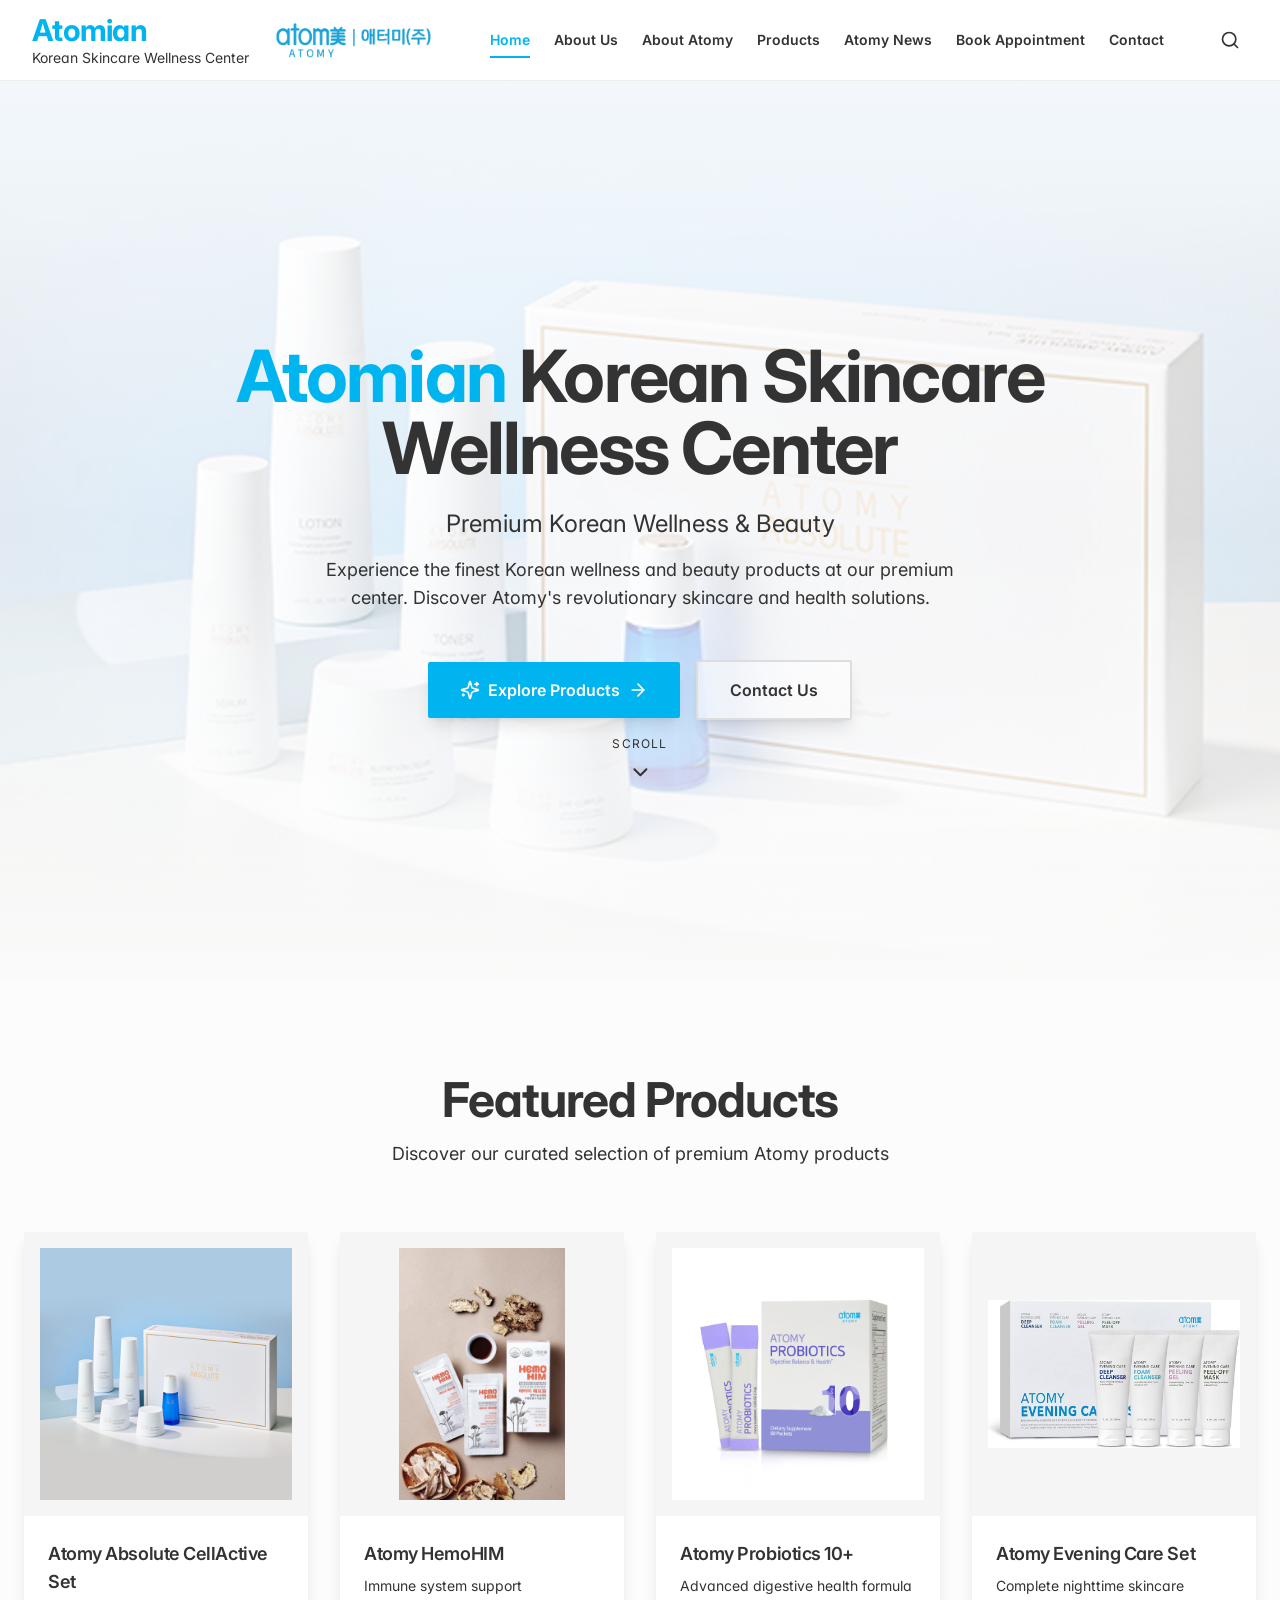
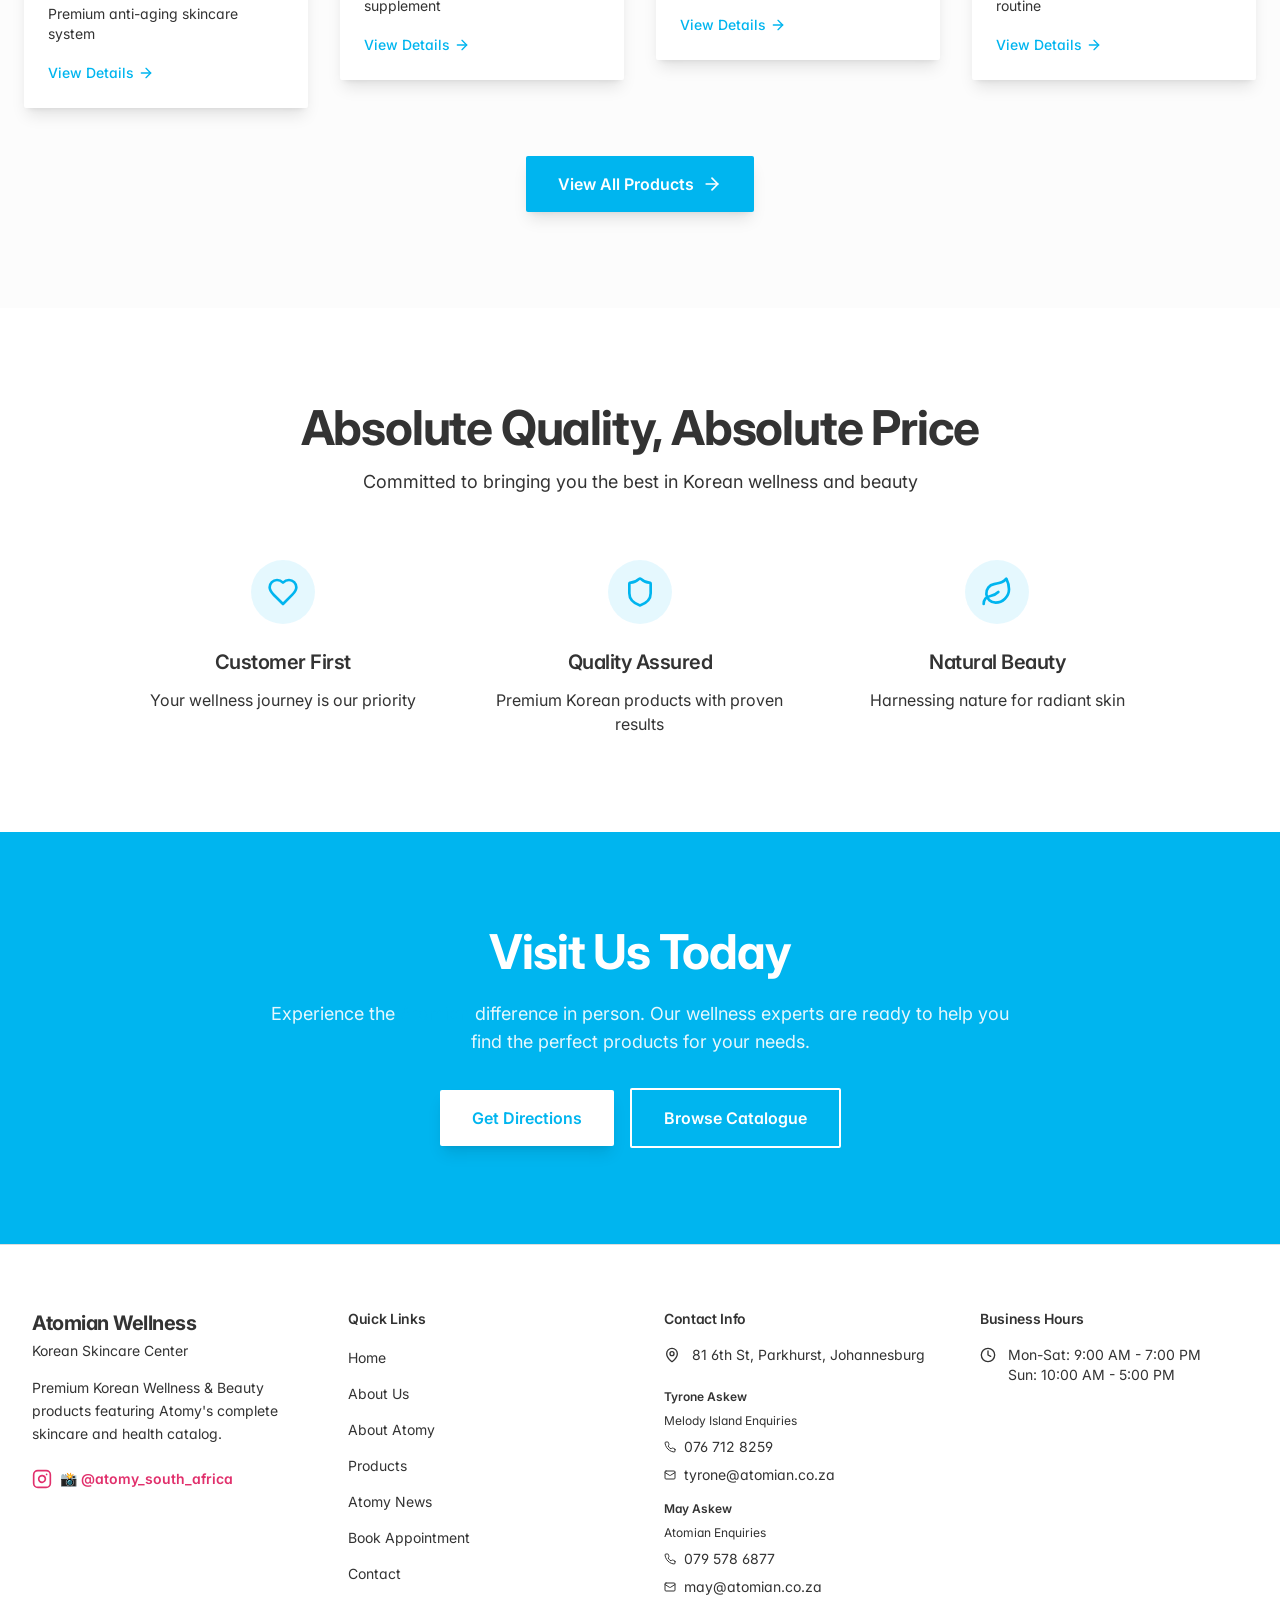
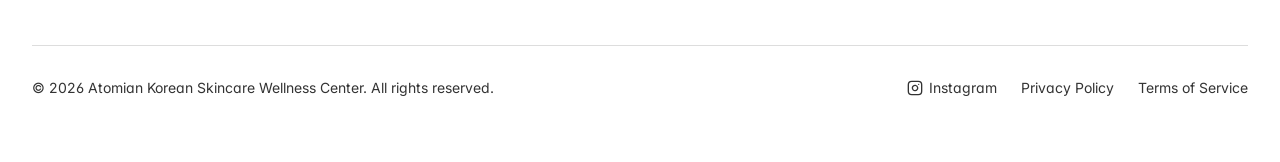
<file: index.html>
<!DOCTYPE html>
<html lang="en">
<head>
<meta charset="UTF-8" />
<meta name="viewport" content="width=device-width, initial-scale=1.0" />
<title>Atomian Wellness - Premium Korean Skincare & Health Products | Atomy South Africa</title>
<meta name="description" content="Discover premium Atomy Korean skincare, health supplements, and wellness products at Atomian Wellness Center in Johannesburg. Absolute Quality, Absolute Price. Shop 120+ authentic Atomy products." />
<meta name="keywords" content="Atomy South Africa, Korean skincare, Atomy products, HemoHIM, Probiotics, Absolute CellActive, Korean wellness, health supplements, Johannesburg, Parkhurst" />
<meta name="author" content="Atomian Wellness Center" />
<meta name="robots" content="index, follow" />
<link rel="canonical" href="https://atomianwellness.co.za" />
<meta property="og:type" content="website" />
<meta property="og:url" content="https://atomianwellness.co.za" />
<meta property="og:title" content="Atomian Wellness - Premium Korean Skincare & Health Products" />
<meta property="og:description" content="Premium Atomy Korean skincare, health supplements, and wellness products. Absolute Quality, Absolute Price. Shop 120+ authentic products." />
<meta property="og:site_name" content="Atomian Wellness Center" />
<meta name="twitter:card" content="summary_large_image" />
<meta name="twitter:title" content="Atomian Wellness - Premium Korean Skincare & Health Products" />
<meta name="twitter:description" content="Premium Atomy Korean skincare, health supplements, and wellness products. Absolute Quality, Absolute Price." />
<script type="application/ld+json">
    {
      "@context": "https://schema.org",
      "@type": "Store",
      "name": "Atomian Korean Skincare Wellness Center",
      "description": "Premium Korean wellness and beauty products featuring Atomy's revolutionary skincare and health solutions",
      "url": "https://atomianwellness.co.za",
      "telephone": "+27-76-712-8259",
      "email": "southafricaatomy@gmail.com",
      "address": {
        "@type": "PostalAddress",
        "streetAddress": "81 6th St, Parkhurst",
        "addressLocality": "Johannesburg",
        "addressCountry": "ZA"
      },
      "priceRange": "$$",
      "openingHours": "Mo-Sa 09:00-19:00, Su 10:00-17:00"
    }
    </script>
<script type="module" crossorigin src="./assets/index-BM--t-l7.js"></script>
<link rel="stylesheet" crossorigin href="./assets/index-CgeUmIaq.css">
</head>
<body>
<div id="root"></div><script src="https://static-s3.skyworkcdn.com/fe/skywork-site-assets/scripts/embed_website.min.js"></script>
<script async src="https://static-us-img.skywork.ai/prod/website_script/websiteBadge.js?v=3"></script><script async src="https://static-us-img.skywork.ai/prod/website_script/websiteTrack.js?v=3"></script></body>
</html>
</file>
<file: assets/index-CgeUmIaq.css>
@import"https://fonts.googleapis.com/css2?family=Inter:wght@100;200;300;400;500;600;700&family=JetBrains+Mono:wght@300;400;500&display=swap";/*! tailwindcss v4.1.18 | MIT License | https://tailwindcss.com */@layer properties{@supports (((-webkit-hyphens:none)) and (not (margin-trim:inline))) or ((-moz-orient:inline) and (not (color:rgb(from red r g b)))){*,:before,:after,::backdrop{--tw-translate-x:0;--tw-translate-y:0;--tw-translate-z:0;--tw-rotate-x:initial;--tw-rotate-y:initial;--tw-rotate-z:initial;--tw-skew-x:initial;--tw-skew-y:initial;--tw-space-y-reverse:0;--tw-space-x-reverse:0;--tw-border-style:solid;--tw-gradient-position:initial;--tw-gradient-from:#0000;--tw-gradient-via:#0000;--tw-gradient-to:#0000;--tw-gradient-stops:initial;--tw-gradient-via-stops:initial;--tw-gradient-from-position:0%;--tw-gradient-via-position:50%;--tw-gradient-to-position:100%;--tw-leading:initial;--tw-font-weight:initial;--tw-tracking:initial;--tw-ordinal:initial;--tw-slashed-zero:initial;--tw-numeric-figure:initial;--tw-numeric-spacing:initial;--tw-numeric-fraction:initial;--tw-shadow:0 0 #0000;--tw-shadow-color:initial;--tw-shadow-alpha:100%;--tw-inset-shadow:0 0 #0000;--tw-inset-shadow-color:initial;--tw-inset-shadow-alpha:100%;--tw-ring-color:initial;--tw-ring-shadow:0 0 #0000;--tw-inset-ring-color:initial;--tw-inset-ring-shadow:0 0 #0000;--tw-ring-inset:initial;--tw-ring-offset-width:0;--tw-ring-offset-color:#fff;--tw-ring-offset-shadow:0 0 #0000;--tw-outline-style:solid;--tw-backdrop-blur:initial;--tw-backdrop-brightness:initial;--tw-backdrop-contrast:initial;--tw-backdrop-grayscale:initial;--tw-backdrop-hue-rotate:initial;--tw-backdrop-invert:initial;--tw-backdrop-opacity:initial;--tw-backdrop-saturate:initial;--tw-backdrop-sepia:initial;--tw-duration:initial;--tw-ease:initial;--tw-scale-x:1;--tw-scale-y:1;--tw-scale-z:1;--tw-content:"";--tw-animation-delay:0s;--tw-animation-direction:normal;--tw-animation-duration:initial;--tw-animation-fill-mode:none;--tw-animation-iteration-count:1;--tw-enter-blur:0;--tw-enter-opacity:1;--tw-enter-rotate:0;--tw-enter-scale:1;--tw-enter-translate-x:0;--tw-enter-translate-y:0;--tw-exit-blur:0;--tw-exit-opacity:1;--tw-exit-rotate:0;--tw-exit-scale:1;--tw-exit-translate-x:0;--tw-exit-translate-y:0}}}@layer theme{:root,:host{--font-sans:var(--font-sans);--font-mono:var(--font-mono);--color-red-50:oklch(97.1% .013 17.38);--color-red-200:oklch(88.5% .062 18.334);--color-red-300:oklch(80.8% .114 19.571);--color-red-400:oklch(70.4% .191 22.216);--color-red-600:oklch(57.7% .245 27.325);--color-red-700:oklch(50.5% .213 27.518);--color-red-800:oklch(44.4% .177 26.899);--color-orange-100:oklch(95.4% .038 75.164);--color-orange-700:oklch(55.3% .195 38.402);--color-yellow-100:oklch(97.3% .071 103.193);--color-yellow-800:oklch(47.6% .114 61.907);--color-green-50:oklch(98.2% .018 155.826);--color-green-100:oklch(96.2% .044 156.743);--color-green-200:oklch(92.5% .084 155.995);--color-green-500:oklch(72.3% .219 149.579);--color-green-700:oklch(52.7% .154 150.069);--color-green-800:oklch(44.8% .119 151.328);--color-blue-100:oklch(93.2% .032 255.585);--color-blue-500:oklch(62.3% .214 259.815);--color-blue-600:oklch(54.6% .245 262.881);--color-blue-700:oklch(48.8% .243 264.376);--color-purple-100:oklch(94.6% .033 307.174);--color-purple-700:oklch(49.6% .265 301.924);--color-gray-100:oklch(96.7% .003 264.542);--color-gray-400:oklch(70.7% .022 261.325);--color-gray-500:oklch(55.1% .027 264.364);--color-gray-600:oklch(44.6% .03 256.802);--color-gray-700:oklch(37.3% .034 259.733);--color-black:#000;--color-white:#fff;--spacing:.25rem;--container-sm:24rem;--container-md:28rem;--container-lg:32rem;--container-2xl:42rem;--container-3xl:48rem;--container-4xl:56rem;--container-5xl:64rem;--container-6xl:72rem;--text-xs:.75rem;--text-xs--line-height:calc(1/.75);--text-sm:.875rem;--text-sm--line-height:calc(1.25/.875);--text-base:1rem;--text-base--line-height: 1.5 ;--text-lg:1.125rem;--text-lg--line-height:calc(1.75/1.125);--text-xl:1.25rem;--text-xl--line-height:calc(1.75/1.25);--text-2xl:1.5rem;--text-2xl--line-height:calc(2/1.5);--text-3xl:1.875rem;--text-3xl--line-height: 1.2 ;--text-4xl:2.25rem;--text-4xl--line-height:calc(2.5/2.25);--text-5xl:3rem;--text-5xl--line-height:1;--text-6xl:3.75rem;--text-6xl--line-height:1;--text-7xl:4.5rem;--text-7xl--line-height:1;--font-weight-light:300;--font-weight-normal:400;--font-weight-medium:500;--font-weight-semibold:600;--font-weight-bold:700;--tracking-tight:-.025em;--tracking-wider:.05em;--tracking-widest:.1em;--leading-snug:1.375;--leading-relaxed:1.625;--radius-2xl:1rem;--ease-in-out:cubic-bezier(.4,0,.2,1);--animate-spin:spin 1s linear infinite;--animate-pulse:pulse 2s cubic-bezier(.4,0,.6,1)infinite;--blur-sm:8px;--blur-md:12px;--aspect-video:16/9;--default-transition-duration:.15s;--default-transition-timing-function:cubic-bezier(.4,0,.2,1);--default-font-family:var(--font-sans);--default-mono-font-family:var(--font-mono);--color-border:var(--border)}}@layer base{*,:after,:before,::backdrop{box-sizing:border-box;border:0 solid;margin:0;padding:0}::file-selector-button{box-sizing:border-box;border:0 solid;margin:0;padding:0}html,:host{-webkit-text-size-adjust:100%;-moz-tab-size:4;tab-size:4;line-height:1.5;font-family:var(--default-font-family,ui-sans-serif,system-ui,sans-serif,"Apple Color Emoji","Segoe UI Emoji","Segoe UI Symbol","Noto Color Emoji");font-feature-settings:var(--default-font-feature-settings,normal);font-variation-settings:var(--default-font-variation-settings,normal);-webkit-tap-highlight-color:transparent}hr{height:0;color:inherit;border-top-width:1px}abbr:where([title]){-webkit-text-decoration:underline dotted;text-decoration:underline dotted}h1,h2,h3,h4,h5,h6{font-size:inherit;font-weight:inherit}a{color:inherit;-webkit-text-decoration:inherit;text-decoration:inherit}b,strong{font-weight:bolder}code,kbd,samp,pre{font-family:var(--default-mono-font-family,ui-monospace,SFMono-Regular,Menlo,Monaco,Consolas,"Liberation Mono","Courier New",monospace);font-feature-settings:var(--default-mono-font-feature-settings,normal);font-variation-settings:var(--default-mono-font-variation-settings,normal);font-size:1em}small{font-size:80%}sub,sup{vertical-align:baseline;font-size:75%;line-height:0;position:relative}sub{bottom:-.25em}sup{top:-.5em}table{text-indent:0;border-color:inherit;border-collapse:collapse}:-moz-focusring{outline:auto}progress{vertical-align:baseline}summary{display:list-item}ol,ul,menu{list-style:none}img,svg,video,canvas,audio,iframe,embed,object{vertical-align:middle;display:block}img,video{max-width:100%;height:auto}button,input,select,optgroup,textarea{font:inherit;font-feature-settings:inherit;font-variation-settings:inherit;letter-spacing:inherit;color:inherit;opacity:1;background-color:#0000;border-radius:0}::file-selector-button{font:inherit;font-feature-settings:inherit;font-variation-settings:inherit;letter-spacing:inherit;color:inherit;opacity:1;background-color:#0000;border-radius:0}:where(select:is([multiple],[size])) optgroup{font-weight:bolder}:where(select:is([multiple],[size])) optgroup option{padding-inline-start:20px}::file-selector-button{margin-inline-end:4px}::placeholder{opacity:1}@supports (not ((-webkit-appearance:-apple-pay-button))) or (contain-intrinsic-size:1px){::placeholder{color:currentColor}@supports (color:color-mix(in lab,red,red)){::placeholder{color:currentColor}@supports (color:color-mix(in lab,red,red)){::placeholder{color:color-mix(in oklab,currentcolor 50%,transparent)}}}}textarea{resize:vertical}::-webkit-search-decoration{-webkit-appearance:none}::-webkit-date-and-time-value{min-height:1lh;text-align:inherit}::-webkit-datetime-edit{display:inline-flex}::-webkit-datetime-edit-fields-wrapper{padding:0}::-webkit-datetime-edit{padding-block:0}::-webkit-datetime-edit-year-field{padding-block:0}::-webkit-datetime-edit-month-field{padding-block:0}::-webkit-datetime-edit-day-field{padding-block:0}::-webkit-datetime-edit-hour-field{padding-block:0}::-webkit-datetime-edit-minute-field{padding-block:0}::-webkit-datetime-edit-second-field{padding-block:0}::-webkit-datetime-edit-millisecond-field{padding-block:0}::-webkit-datetime-edit-meridiem-field{padding-block:0}::-webkit-calendar-picker-indicator{line-height:1}:-moz-ui-invalid{box-shadow:none}button,input:where([type=button],[type=reset],[type=submit]){-webkit-appearance:button;-moz-appearance:button;appearance:button}::file-selector-button{-webkit-appearance:button;-moz-appearance:button;appearance:button}::-webkit-inner-spin-button{height:auto}::-webkit-outer-spin-button{height:auto}[hidden]:where(:not([hidden=until-found])){display:none!important}*{border-color:var(--border);outline-color:var(--ring)}@supports (color:color-mix(in lab,red,red)){*{outline-color:var(--ring)}@supports (color:color-mix(in lab,red,red)){*{outline-color:color-mix(in oklab,var(--ring)50%,transparent)}}}html{scroll-behavior:smooth;-webkit-font-smoothing:antialiased;-moz-osx-font-smoothing:grayscale}body{background-color:var(--background);min-height:100vh;font-family:var(--font-sans);color:var(--foreground);font-feature-settings:"cv02","cv03","cv04","cv11"}h1,h2,h3,h4,h5,h6{--tw-font-weight:var(--font-weight-semibold);font-weight:var(--font-weight-semibold);--tw-tracking:var(--tracking-tight);letter-spacing:var(--tracking-tight)}code,pre{font-family:var(--font-mono)}::selection{background-color:var(--primary)}@supports (color:color-mix(in lab,red,red)){::selection{background-color:var(--primary)}@supports (color:color-mix(in lab,red,red)){::selection{background-color:color-mix(in oklab,var(--primary)20%,transparent)}}}::selection{color:var(--primary)}::-webkit-scrollbar{width:6px;height:6px}::-webkit-scrollbar-track{background-color:#0000}::-webkit-scrollbar-thumb{background-color:var(--muted-foreground);border-radius:3.40282e38px}@supports (color:color-mix(in lab,red,red)){::-webkit-scrollbar-thumb{background-color:var(--muted-foreground)}@supports (color:color-mix(in lab,red,red)){::-webkit-scrollbar-thumb{background-color:color-mix(in oklab,var(--muted-foreground)20%,transparent)}}}@media (hover:hover){::-webkit-scrollbar-thumb:hover{background-color:var(--muted-foreground)}@supports (color:color-mix(in lab,red,red)){::-webkit-scrollbar-thumb:hover{background-color:var(--muted-foreground)}@supports (color:color-mix(in lab,red,red)){::-webkit-scrollbar-thumb:hover{background-color:color-mix(in oklab,var(--muted-foreground)40%,transparent)}}}}}@layer components;@layer utilities{.pointer-events-auto{pointer-events:auto}.pointer-events-none{pointer-events:none}.invisible{visibility:hidden}.visible{visibility:visible}.sr-only{clip-path:inset(50%);white-space:nowrap;border-width:0;width:1px;height:1px;margin:-1px;padding:0;position:absolute;overflow:hidden}.absolute{position:absolute}.fixed{position:fixed}.relative{position:relative}.inset-0{inset:calc(var(--spacing)*0)}.inset-x-0{inset-inline:calc(var(--spacing)*0)}.inset-y-0{inset-block:calc(var(--spacing)*0)}.-top-12{top:calc(var(--spacing)*-12)}.top-0{top:calc(var(--spacing)*0)}.top-1\.5{top:calc(var(--spacing)*1.5)}.top-1\/2{top:50%}.top-2{top:calc(var(--spacing)*2)}.top-3\.5{top:calc(var(--spacing)*3.5)}.top-4{top:calc(var(--spacing)*4)}.top-20{top:calc(var(--spacing)*20)}.top-\[1px\]{top:1px}.top-\[50\%\]{top:50%}.top-\[60\%\]{top:60%}.top-full{top:100%}.-right-12{right:calc(var(--spacing)*-12)}.right-0{right:calc(var(--spacing)*0)}.right-1{right:calc(var(--spacing)*1)}.right-2{right:calc(var(--spacing)*2)}.right-3{right:calc(var(--spacing)*3)}.right-4{right:calc(var(--spacing)*4)}.-bottom-12{bottom:calc(var(--spacing)*-12)}.bottom-0{bottom:calc(var(--spacing)*0)}.bottom-8{bottom:calc(var(--spacing)*8)}.-left-12{left:calc(var(--spacing)*-12)}.left-0{left:calc(var(--spacing)*0)}.left-1{left:calc(var(--spacing)*1)}.left-1\/2{left:50%}.left-2{left:calc(var(--spacing)*2)}.left-3{left:calc(var(--spacing)*3)}.left-8{left:calc(var(--spacing)*8)}.left-\[50\%\]{left:50%}.isolate{isolation:isolate}.-z-10{z-index:-10}.z-0{z-index:0}.z-10{z-index:10}.z-20{z-index:20}.z-40{z-index:40}.z-50{z-index:50}.z-\[1\]{z-index:1}.z-\[100\]{z-index:100}.container{width:100%}@media (min-width:40rem){.container{max-width:40rem}}@media (min-width:48rem){.container{max-width:48rem}}@media (min-width:64rem){.container{max-width:64rem}}@media (min-width:80rem){.container{max-width:80rem}}@media (min-width:96rem){.container{max-width:96rem}}.container\!{width:100%!important}@media (min-width:40rem){.container\!{max-width:40rem!important}}@media (min-width:48rem){.container\!{max-width:48rem!important}}@media (min-width:64rem){.container\!{max-width:64rem!important}}@media (min-width:80rem){.container\!{max-width:80rem!important}}@media (min-width:96rem){.container\!{max-width:96rem!important}}.-m-px{margin:-1px}.m-0{margin:calc(var(--spacing)*0)}.-mx-1{margin-inline:calc(var(--spacing)*-1)}.mx-2{margin-inline:calc(var(--spacing)*2)}.mx-3\.5{margin-inline:calc(var(--spacing)*3.5)}.mx-auto{margin-inline:auto}.my-0\.5{margin-block:calc(var(--spacing)*.5)}.my-1{margin-block:calc(var(--spacing)*1)}.my-6{margin-block:calc(var(--spacing)*6)}.-mt-4{margin-top:calc(var(--spacing)*-4)}.mt-0\.5{margin-top:calc(var(--spacing)*.5)}.mt-1{margin-top:calc(var(--spacing)*1)}.mt-1\.5{margin-top:calc(var(--spacing)*1.5)}.mt-2{margin-top:calc(var(--spacing)*2)}.mt-3{margin-top:calc(var(--spacing)*3)}.mt-4{margin-top:calc(var(--spacing)*4)}.mt-6{margin-top:calc(var(--spacing)*6)}.mt-8{margin-top:calc(var(--spacing)*8)}.mt-12{margin-top:calc(var(--spacing)*12)}.mt-24{margin-top:calc(var(--spacing)*24)}.mt-auto{margin-top:auto}.mr-0\.5{margin-right:calc(var(--spacing)*.5)}.mr-2{margin-right:calc(var(--spacing)*2)}.mr-3{margin-right:calc(var(--spacing)*3)}.mb-1{margin-bottom:calc(var(--spacing)*1)}.mb-2{margin-bottom:calc(var(--spacing)*2)}.mb-3{margin-bottom:calc(var(--spacing)*3)}.mb-4{margin-bottom:calc(var(--spacing)*4)}.mb-5{margin-bottom:calc(var(--spacing)*5)}.mb-6{margin-bottom:calc(var(--spacing)*6)}.mb-7{margin-bottom:calc(var(--spacing)*7)}.mb-8{margin-bottom:calc(var(--spacing)*8)}.mb-10{margin-bottom:calc(var(--spacing)*10)}.mb-12{margin-bottom:calc(var(--spacing)*12)}.mb-16{margin-bottom:calc(var(--spacing)*16)}.-ml-1{margin-left:calc(var(--spacing)*-1)}.-ml-4{margin-left:calc(var(--spacing)*-4)}.ml-1{margin-left:calc(var(--spacing)*1)}.ml-2{margin-left:calc(var(--spacing)*2)}.ml-20{margin-left:calc(var(--spacing)*20)}.ml-auto{margin-left:auto}.box-content{box-sizing:content-box}.line-clamp-2{-webkit-line-clamp:2;-webkit-box-orient:vertical;display:-webkit-box;overflow:hidden}.block{display:block}.contents{display:contents}.flex{display:flex}.grid{display:grid}.hidden{display:none}.inline-block{display:inline-block}.inline-flex{display:inline-flex}.table{display:table}.aspect-\[3\/4\]{aspect-ratio:3/4}.aspect-square{aspect-ratio:1}.aspect-video{aspect-ratio:var(--aspect-video)}.size-4{width:calc(var(--spacing)*4);height:calc(var(--spacing)*4)}.size-6{width:calc(var(--spacing)*6);height:calc(var(--spacing)*6)}.size-8{width:calc(var(--spacing)*8);height:calc(var(--spacing)*8)}.h-1{height:calc(var(--spacing)*1)}.h-1\.5{height:calc(var(--spacing)*1.5)}.h-2{height:calc(var(--spacing)*2)}.h-2\.5{height:calc(var(--spacing)*2.5)}.h-3{height:calc(var(--spacing)*3)}.h-3\.5{height:calc(var(--spacing)*3.5)}.h-4{height:calc(var(--spacing)*4)}.h-5{height:calc(var(--spacing)*5)}.h-6{height:calc(var(--spacing)*6)}.h-7{height:calc(var(--spacing)*7)}.h-8{height:calc(var(--spacing)*8)}.h-9{height:calc(var(--spacing)*9)}.h-10{height:calc(var(--spacing)*10)}.h-11{height:calc(var(--spacing)*11)}.h-12{height:calc(var(--spacing)*12)}.h-16{height:calc(var(--spacing)*16)}.h-20{height:calc(var(--spacing)*20)}.h-44{height:calc(var(--spacing)*44)}.h-80{height:calc(var(--spacing)*80)}.h-\[1px\]{height:1px}.h-\[14px\]{height:14px}.h-\[38vh\]{height:38vh}.h-\[40vh\]{height:40vh}.h-\[50vh\]{height:50vh}.h-\[300px\]{height:300px}.h-\[var\(--radix-navigation-menu-viewport-height\)\]{height:var(--radix-navigation-menu-viewport-height)}.h-\[var\(--radix-select-trigger-height\)\]{height:var(--radix-select-trigger-height)}.h-auto{height:auto}.h-full{height:100%}.h-px{height:1px}.h-svh{height:100svh}.max-h-96{max-height:calc(var(--spacing)*96)}.max-h-\[300px\]{max-height:300px}.max-h-screen{max-height:100vh}.min-h-0{min-height:calc(var(--spacing)*0)}.min-h-\[80px\]{min-height:80px}.min-h-\[150px\]{min-height:150px}.min-h-\[460px\]{min-height:460px}.min-h-screen{min-height:100vh}.min-h-svh{min-height:100svh}.w-0{width:calc(var(--spacing)*0)}.w-0\.5{width:calc(var(--spacing)*.5)}.w-1{width:calc(var(--spacing)*1)}.w-2{width:calc(var(--spacing)*2)}.w-2\.5{width:calc(var(--spacing)*2.5)}.w-3{width:calc(var(--spacing)*3)}.w-3\.5{width:calc(var(--spacing)*3.5)}.w-3\/4{width:75%}.w-4{width:calc(var(--spacing)*4)}.w-5{width:calc(var(--spacing)*5)}.w-6{width:calc(var(--spacing)*6)}.w-7{width:calc(var(--spacing)*7)}.w-8{width:calc(var(--spacing)*8)}.w-9{width:calc(var(--spacing)*9)}.w-10{width:calc(var(--spacing)*10)}.w-11{width:calc(var(--spacing)*11)}.w-12{width:calc(var(--spacing)*12)}.w-16{width:calc(var(--spacing)*16)}.w-22{width:calc(var(--spacing)*22)}.w-24{width:calc(var(--spacing)*24)}.w-64{width:calc(var(--spacing)*64)}.w-72{width:calc(var(--spacing)*72)}.w-\[--sidebar-width\]{width:--sidebar-width}.w-\[1px\]{width:1px}.w-\[59px\]{width:59px}.w-\[100px\]{width:100px}.w-\[432px\]{width:432px}.w-auto{width:auto}.w-full{width:100%}.w-max{width:max-content}.w-px{width:1px}.max-w-2xl{max-width:var(--container-2xl)}.max-w-3xl{max-width:var(--container-3xl)}.max-w-4xl{max-width:var(--container-4xl)}.max-w-5xl{max-width:var(--container-5xl)}.max-w-6xl{max-width:var(--container-6xl)}.max-w-\[--skeleton-width\]{max-width:--skeleton-width}.max-w-full{max-width:100%}.max-w-lg{max-width:var(--container-lg)}.max-w-max{max-width:max-content}.max-w-md{max-width:var(--container-md)}.max-w-none{max-width:none}.min-w-0{min-width:calc(var(--spacing)*0)}.min-w-5{min-width:calc(var(--spacing)*5)}.min-w-85{min-width:calc(var(--spacing)*85)}.min-w-\[8rem\]{min-width:8rem}.min-w-\[12rem\]{min-width:12rem}.min-w-\[var\(--radix-select-trigger-width\)\]{min-width:var(--radix-select-trigger-width)}.min-w-max{min-width:max-content}.flex-1{flex:1}.flex-none{flex:none}.flex-shrink{flex-shrink:1}.flex-shrink-0,.shrink-0{flex-shrink:0}.flex-grow,.grow{flex-grow:1}.grow-0{flex-grow:0}.basis-full{flex-basis:100%}.caption-bottom{caption-side:bottom}.border-collapse{border-collapse:collapse}.-translate-x-1\/2{--tw-translate-x: -50% ;translate:var(--tw-translate-x)var(--tw-translate-y)}.-translate-x-px{--tw-translate-x:-1px;translate:var(--tw-translate-x)var(--tw-translate-y)}.translate-x-\[-50\%\]{--tw-translate-x:-50%;translate:var(--tw-translate-x)var(--tw-translate-y)}.translate-x-px{--tw-translate-x:1px;translate:var(--tw-translate-x)var(--tw-translate-y)}.-translate-y-1\/2{--tw-translate-y: -50% ;translate:var(--tw-translate-x)var(--tw-translate-y)}.translate-y-\[-50\%\]{--tw-translate-y:-50%;translate:var(--tw-translate-x)var(--tw-translate-y)}.translate-y-full{--tw-translate-y:100%;translate:var(--tw-translate-x)var(--tw-translate-y)}.rotate-45{rotate:45deg}.rotate-90{rotate:90deg}.transform{transform:var(--tw-rotate-x,)var(--tw-rotate-y,)var(--tw-rotate-z,)var(--tw-skew-x,)var(--tw-skew-y,)}.animate-caret-blink{animation:1.25s ease-out infinite caret-blink}.animate-in{animation:enter var(--tw-animation-duration,var(--tw-duration,.15s))var(--tw-ease,ease)var(--tw-animation-delay,0s)var(--tw-animation-iteration-count,1)var(--tw-animation-direction,normal)var(--tw-animation-fill-mode,none)}.animate-pulse{animation:var(--animate-pulse)}.animate-spin{animation:var(--animate-spin)}.cursor-default{cursor:default}.cursor-not-allowed{cursor:not-allowed}.cursor-pointer{cursor:pointer}.touch-none{touch-action:none}.resize-none{resize:none}.list-disc{list-style-type:disc}.list-none{list-style-type:none}.grid-cols-1{grid-template-columns:repeat(1,minmax(0,1fr))}.grid-cols-2{grid-template-columns:repeat(2,minmax(0,1fr))}.flex-col{flex-direction:column}.flex-col-reverse{flex-direction:column-reverse}.flex-row{flex-direction:row}.flex-wrap{flex-wrap:wrap}.content-center{align-content:center}.items-center{align-items:center}.items-end{align-items:flex-end}.items-start{align-items:flex-start}.items-stretch{align-items:stretch}.justify-between{justify-content:space-between}.justify-center{justify-content:center}.gap-0\.5{gap:calc(var(--spacing)*.5)}.gap-1{gap:calc(var(--spacing)*1)}.gap-1\.5{gap:calc(var(--spacing)*1.5)}.gap-2{gap:calc(var(--spacing)*2)}.gap-3{gap:calc(var(--spacing)*3)}.gap-4{gap:calc(var(--spacing)*4)}.gap-5{gap:calc(var(--spacing)*5)}.gap-6{gap:calc(var(--spacing)*6)}.gap-8{gap:calc(var(--spacing)*8)}.gap-10{gap:calc(var(--spacing)*10)}.gap-12{gap:calc(var(--spacing)*12)}:where(.space-y-1>:not(:last-child)){--tw-space-y-reverse:0;margin-block-start:calc(calc(var(--spacing)*1)*var(--tw-space-y-reverse));margin-block-end:calc(calc(var(--spacing)*1)*calc(1 - var(--tw-space-y-reverse)))}:where(.space-y-1\.5>:not(:last-child)){--tw-space-y-reverse:0;margin-block-start:calc(calc(var(--spacing)*1.5)*var(--tw-space-y-reverse));margin-block-end:calc(calc(var(--spacing)*1.5)*calc(1 - var(--tw-space-y-reverse)))}:where(.space-y-2>:not(:last-child)){--tw-space-y-reverse:0;margin-block-start:calc(calc(var(--spacing)*2)*var(--tw-space-y-reverse));margin-block-end:calc(calc(var(--spacing)*2)*calc(1 - var(--tw-space-y-reverse)))}:where(.space-y-3>:not(:last-child)){--tw-space-y-reverse:0;margin-block-start:calc(calc(var(--spacing)*3)*var(--tw-space-y-reverse));margin-block-end:calc(calc(var(--spacing)*3)*calc(1 - var(--tw-space-y-reverse)))}:where(.space-y-4>:not(:last-child)){--tw-space-y-reverse:0;margin-block-start:calc(calc(var(--spacing)*4)*var(--tw-space-y-reverse));margin-block-end:calc(calc(var(--spacing)*4)*calc(1 - var(--tw-space-y-reverse)))}:where(.space-y-5>:not(:last-child)){--tw-space-y-reverse:0;margin-block-start:calc(calc(var(--spacing)*5)*var(--tw-space-y-reverse));margin-block-end:calc(calc(var(--spacing)*5)*calc(1 - var(--tw-space-y-reverse)))}:where(.space-y-6>:not(:last-child)){--tw-space-y-reverse:0;margin-block-start:calc(calc(var(--spacing)*6)*var(--tw-space-y-reverse));margin-block-end:calc(calc(var(--spacing)*6)*calc(1 - var(--tw-space-y-reverse)))}:where(.space-y-8>:not(:last-child)){--tw-space-y-reverse:0;margin-block-start:calc(calc(var(--spacing)*8)*var(--tw-space-y-reverse));margin-block-end:calc(calc(var(--spacing)*8)*calc(1 - var(--tw-space-y-reverse)))}:where(.space-y-12>:not(:last-child)){--tw-space-y-reverse:0;margin-block-start:calc(calc(var(--spacing)*12)*var(--tw-space-y-reverse));margin-block-end:calc(calc(var(--spacing)*12)*calc(1 - var(--tw-space-y-reverse)))}.gap-x-1{column-gap:calc(var(--spacing)*1)}.gap-x-4{column-gap:calc(var(--spacing)*4)}:where(.space-x-1>:not(:last-child)){--tw-space-x-reverse:0;margin-inline-start:calc(calc(var(--spacing)*1)*var(--tw-space-x-reverse));margin-inline-end:calc(calc(var(--spacing)*1)*calc(1 - var(--tw-space-x-reverse)))}:where(.space-x-4>:not(:last-child)){--tw-space-x-reverse:0;margin-inline-start:calc(calc(var(--spacing)*4)*var(--tw-space-x-reverse));margin-inline-end:calc(calc(var(--spacing)*4)*calc(1 - var(--tw-space-x-reverse)))}.overflow-auto{overflow:auto}.overflow-hidden{overflow:hidden}.overflow-x-hidden{overflow-x:hidden}.overflow-y-auto{overflow-y:auto}.rounded-2xl{border-radius:var(--radius-2xl)}.rounded-\[2px\]{border-radius:2px}.rounded-\[inherit\]{border-radius:inherit}.rounded-full{border-radius:3.40282e38px}.rounded-lg{border-radius:var(--radius)}.rounded-md{border-radius:calc(var(--radius) - 2px)}.rounded-sm{border-radius:calc(var(--radius) - 4px)}.rounded-xl{border-radius:calc(var(--radius) + 4px)}.rounded-t-\[10px\]{border-top-left-radius:10px;border-top-right-radius:10px}.rounded-t-xl{border-top-left-radius:calc(var(--radius) + 4px);border-top-right-radius:calc(var(--radius) + 4px)}.rounded-tl-sm{border-top-left-radius:calc(var(--radius) - 4px)}.border{border-style:var(--tw-border-style);border-width:1px}.border-0{border-style:var(--tw-border-style);border-width:0}.border-2{border-style:var(--tw-border-style);border-width:2px}.border-4{border-style:var(--tw-border-style);border-width:4px}.border-\[1\.5px\]{border-style:var(--tw-border-style);border-width:1.5px}.border-y{border-block-style:var(--tw-border-style);border-block-width:1px}.border-t{border-top-style:var(--tw-border-style);border-top-width:1px}.border-r{border-right-style:var(--tw-border-style);border-right-width:1px}.border-b{border-bottom-style:var(--tw-border-style);border-bottom-width:1px}.border-l{border-left-style:var(--tw-border-style);border-left-width:1px}.border-l-4{border-left-style:var(--tw-border-style);border-left-width:4px}.border-dashed{--tw-border-style:dashed;border-style:dashed}.border-solid{--tw-border-style:solid;border-style:solid}.border-\[--color-border\]{border-color:--color-border}.border-background{border-color:var(--background)}.border-border,.border-border\/50{border-color:var(--border)}@supports (color:color-mix(in lab,red,red)){.border-border\/50{border-color:var(--border)}@supports (color:color-mix(in lab,red,red)){.border-border\/50{border-color:color-mix(in oklab,var(--border)50%,transparent)}}}.border-destructive,.border-destructive\/20{border-color:var(--destructive)}@supports (color:color-mix(in lab,red,red)){.border-destructive\/20{border-color:var(--destructive)}@supports (color:color-mix(in lab,red,red)){.border-destructive\/20{border-color:color-mix(in oklab,var(--destructive)20%,transparent)}}}.border-destructive\/50{border-color:var(--destructive)}@supports (color:color-mix(in lab,red,red)){.border-destructive\/50{border-color:var(--destructive)}@supports (color:color-mix(in lab,red,red)){.border-destructive\/50{border-color:color-mix(in oklab,var(--destructive)50%,transparent)}}}.border-green-200{border-color:var(--color-green-200)}.border-input{border-color:var(--input)}.border-primary{border-color:var(--primary)}.border-primary-foreground{border-color:var(--primary-foreground)}.border-red-200{border-color:var(--color-red-200)}.border-sidebar-border{border-color:var(--sidebar-border)}.border-transparent{border-color:#0000}.border-t-transparent{border-top-color:#0000}.border-l-transparent{border-left-color:#0000}.bg-\[\#00B5EF\]{background-color:#00b5ef}.bg-\[--color-bg\]{background-color:--color-bg}.bg-accent{background-color:var(--accent)}.bg-background,.bg-background\/50{background-color:var(--background)}@supports (color:color-mix(in lab,red,red)){.bg-background\/50{background-color:var(--background)}@supports (color:color-mix(in lab,red,red)){.bg-background\/50{background-color:color-mix(in oklab,var(--background)50%,transparent)}}}.bg-background\/80{background-color:var(--background)}@supports (color:color-mix(in lab,red,red)){.bg-background\/80{background-color:var(--background)}@supports (color:color-mix(in lab,red,red)){.bg-background\/80{background-color:color-mix(in oklab,var(--background)80%,transparent)}}}.bg-background\/95{background-color:var(--background)}@supports (color:color-mix(in lab,red,red)){.bg-background\/95{background-color:var(--background)}@supports (color:color-mix(in lab,red,red)){.bg-background\/95{background-color:color-mix(in oklab,var(--background)95%,transparent)}}}.bg-black\/0{background-color:#0000}@supports (color:color-mix(in lab,red,red)){.bg-black\/0{background-color:var(--color-black)}@supports (color:color-mix(in lab,red,red)){.bg-black\/0{background-color:color-mix(in oklab,var(--color-black)0%,transparent)}}}.bg-black\/80{background-color:#000c}@supports (color:color-mix(in lab,red,red)){.bg-black\/80{background-color:var(--color-black)}@supports (color:color-mix(in lab,red,red)){.bg-black\/80{background-color:color-mix(in oklab,var(--color-black)80%,transparent)}}}.bg-blue-100{background-color:var(--color-blue-100)}.bg-blue-600{background-color:var(--color-blue-600)}.bg-border{background-color:var(--border)}.bg-card{background-color:var(--card)}.bg-destructive,.bg-destructive\/10{background-color:var(--destructive)}@supports (color:color-mix(in lab,red,red)){.bg-destructive\/10{background-color:var(--destructive)}@supports (color:color-mix(in lab,red,red)){.bg-destructive\/10{background-color:color-mix(in oklab,var(--destructive)10%,transparent)}}}.bg-foreground{background-color:var(--foreground)}.bg-gray-100{background-color:var(--color-gray-100)}.bg-gray-400{background-color:var(--color-gray-400)}.bg-green-50{background-color:var(--color-green-50)}.bg-green-100{background-color:var(--color-green-100)}.bg-muted,.bg-muted\/30{background-color:var(--muted)}@supports (color:color-mix(in lab,red,red)){.bg-muted\/30{background-color:var(--muted)}@supports (color:color-mix(in lab,red,red)){.bg-muted\/30{background-color:color-mix(in oklab,var(--muted)30%,transparent)}}}.bg-muted\/50{background-color:var(--muted)}@supports (color:color-mix(in lab,red,red)){.bg-muted\/50{background-color:var(--muted)}@supports (color:color-mix(in lab,red,red)){.bg-muted\/50{background-color:color-mix(in oklab,var(--muted)50%,transparent)}}}.bg-orange-100{background-color:var(--color-orange-100)}.bg-popover{background-color:var(--popover)}.bg-primary{background-color:var(--primary)}.bg-primary-foreground{background-color:var(--primary-foreground)}.bg-primary\/5{background-color:var(--primary)}@supports (color:color-mix(in lab,red,red)){.bg-primary\/5{background-color:var(--primary)}@supports (color:color-mix(in lab,red,red)){.bg-primary\/5{background-color:color-mix(in oklab,var(--primary)5%,transparent)}}}.bg-primary\/10{background-color:var(--primary)}@supports (color:color-mix(in lab,red,red)){.bg-primary\/10{background-color:var(--primary)}@supports (color:color-mix(in lab,red,red)){.bg-primary\/10{background-color:color-mix(in oklab,var(--primary)10%,transparent)}}}.bg-purple-100{background-color:var(--color-purple-100)}.bg-red-50{background-color:var(--color-red-50)}.bg-secondary,.bg-secondary\/50{background-color:var(--secondary)}@supports (color:color-mix(in lab,red,red)){.bg-secondary\/50{background-color:var(--secondary)}@supports (color:color-mix(in lab,red,red)){.bg-secondary\/50{background-color:color-mix(in oklab,var(--secondary)50%,transparent)}}}.bg-sidebar{background-color:var(--sidebar)}.bg-sidebar-border{background-color:var(--sidebar-border)}.bg-transparent{background-color:#0000}.bg-white{background-color:var(--color-white)}.bg-yellow-100{background-color:var(--color-yellow-100)}.bg-gradient-to-b{--tw-gradient-position:to bottom in oklab;background-image:linear-gradient(var(--tw-gradient-stops))}.bg-gradient-to-br{--tw-gradient-position:to bottom right in oklab;background-image:linear-gradient(var(--tw-gradient-stops))}.bg-gradient-to-r{--tw-gradient-position:to right in oklab;background-image:linear-gradient(var(--tw-gradient-stops))}.from-\[\#00B5EF\]\/10{--tw-gradient-from:oklab(72.4336% -.0924605 -.111607/.1);--tw-gradient-stops:var(--tw-gradient-via-stops,var(--tw-gradient-position),var(--tw-gradient-from)var(--tw-gradient-from-position),var(--tw-gradient-to)var(--tw-gradient-to-position))}.from-background{--tw-gradient-from:var(--background);--tw-gradient-stops:var(--tw-gradient-via-stops,var(--tw-gradient-position),var(--tw-gradient-from)var(--tw-gradient-from-position),var(--tw-gradient-to)var(--tw-gradient-to-position))}.from-background\/50{--tw-gradient-from:var(--background)}@supports (color:color-mix(in lab,red,red)){.from-background\/50{--tw-gradient-from:var(--background)}@supports (color:color-mix(in lab,red,red)){.from-background\/50{--tw-gradient-from:color-mix(in oklab,var(--background)50%,transparent)}}}.from-background\/50{--tw-gradient-stops:var(--tw-gradient-via-stops,var(--tw-gradient-position),var(--tw-gradient-from)var(--tw-gradient-from-position),var(--tw-gradient-to)var(--tw-gradient-to-position))}.from-background\/60{--tw-gradient-from:var(--background)}@supports (color:color-mix(in lab,red,red)){.from-background\/60{--tw-gradient-from:var(--background)}@supports (color:color-mix(in lab,red,red)){.from-background\/60{--tw-gradient-from:color-mix(in oklab,var(--background)60%,transparent)}}}.from-background\/60{--tw-gradient-stops:var(--tw-gradient-via-stops,var(--tw-gradient-position),var(--tw-gradient-from)var(--tw-gradient-from-position),var(--tw-gradient-to)var(--tw-gradient-to-position))}.from-primary{--tw-gradient-from:var(--primary);--tw-gradient-stops:var(--tw-gradient-via-stops,var(--tw-gradient-position),var(--tw-gradient-from)var(--tw-gradient-from-position),var(--tw-gradient-to)var(--tw-gradient-to-position))}.from-primary\/10{--tw-gradient-from:var(--primary)}@supports (color:color-mix(in lab,red,red)){.from-primary\/10{--tw-gradient-from:var(--primary)}@supports (color:color-mix(in lab,red,red)){.from-primary\/10{--tw-gradient-from:color-mix(in oklab,var(--primary)10%,transparent)}}}.from-primary\/10{--tw-gradient-stops:var(--tw-gradient-via-stops,var(--tw-gradient-position),var(--tw-gradient-from)var(--tw-gradient-from-position),var(--tw-gradient-to)var(--tw-gradient-to-position))}.via-accent{--tw-gradient-via:var(--accent);--tw-gradient-via-stops:var(--tw-gradient-position),var(--tw-gradient-from)var(--tw-gradient-from-position),var(--tw-gradient-via)var(--tw-gradient-via-position),var(--tw-gradient-to)var(--tw-gradient-to-position);--tw-gradient-stops:var(--tw-gradient-via-stops)}.via-accent\/10{--tw-gradient-via:var(--accent)}@supports (color:color-mix(in lab,red,red)){.via-accent\/10{--tw-gradient-via:var(--accent)}@supports (color:color-mix(in lab,red,red)){.via-accent\/10{--tw-gradient-via:color-mix(in oklab,var(--accent)10%,transparent)}}}.via-accent\/10{--tw-gradient-via-stops:var(--tw-gradient-position),var(--tw-gradient-from)var(--tw-gradient-from-position),var(--tw-gradient-via)var(--tw-gradient-via-position),var(--tw-gradient-to)var(--tw-gradient-to-position);--tw-gradient-stops:var(--tw-gradient-via-stops)}.via-background{--tw-gradient-via:var(--background);--tw-gradient-via-stops:var(--tw-gradient-position),var(--tw-gradient-from)var(--tw-gradient-from-position),var(--tw-gradient-via)var(--tw-gradient-via-position),var(--tw-gradient-to)var(--tw-gradient-to-position);--tw-gradient-stops:var(--tw-gradient-via-stops)}.via-background\/30{--tw-gradient-via:var(--background)}@supports (color:color-mix(in lab,red,red)){.via-background\/30{--tw-gradient-via:var(--background)}@supports (color:color-mix(in lab,red,red)){.via-background\/30{--tw-gradient-via:color-mix(in oklab,var(--background)30%,transparent)}}}.via-background\/30{--tw-gradient-via-stops:var(--tw-gradient-position),var(--tw-gradient-from)var(--tw-gradient-from-position),var(--tw-gradient-via)var(--tw-gradient-via-position),var(--tw-gradient-to)var(--tw-gradient-to-position);--tw-gradient-stops:var(--tw-gradient-via-stops)}.via-muted\/20{--tw-gradient-via:var(--muted)}@supports (color:color-mix(in lab,red,red)){.via-muted\/20{--tw-gradient-via:var(--muted)}@supports (color:color-mix(in lab,red,red)){.via-muted\/20{--tw-gradient-via:color-mix(in oklab,var(--muted)20%,transparent)}}}.via-muted\/20{--tw-gradient-via-stops:var(--tw-gradient-position),var(--tw-gradient-from)var(--tw-gradient-from-position),var(--tw-gradient-via)var(--tw-gradient-via-position),var(--tw-gradient-to)var(--tw-gradient-to-position);--tw-gradient-stops:var(--tw-gradient-via-stops)}.via-transparent{--tw-gradient-via:transparent;--tw-gradient-via-stops:var(--tw-gradient-position),var(--tw-gradient-from)var(--tw-gradient-from-position),var(--tw-gradient-via)var(--tw-gradient-via-position),var(--tw-gradient-to)var(--tw-gradient-to-position);--tw-gradient-stops:var(--tw-gradient-via-stops)}.to-accent{--tw-gradient-to:var(--accent);--tw-gradient-stops:var(--tw-gradient-via-stops,var(--tw-gradient-position),var(--tw-gradient-from)var(--tw-gradient-from-position),var(--tw-gradient-to)var(--tw-gradient-to-position))}.to-background{--tw-gradient-to:var(--background);--tw-gradient-stops:var(--tw-gradient-via-stops,var(--tw-gradient-position),var(--tw-gradient-from)var(--tw-gradient-from-position),var(--tw-gradient-to)var(--tw-gradient-to-position))}.to-background\/70{--tw-gradient-to:var(--background)}@supports (color:color-mix(in lab,red,red)){.to-background\/70{--tw-gradient-to:var(--background)}@supports (color:color-mix(in lab,red,red)){.to-background\/70{--tw-gradient-to:color-mix(in oklab,var(--background)70%,transparent)}}}.to-background\/70{--tw-gradient-stops:var(--tw-gradient-via-stops,var(--tw-gradient-position),var(--tw-gradient-from)var(--tw-gradient-from-position),var(--tw-gradient-to)var(--tw-gradient-to-position))}.to-background\/80{--tw-gradient-to:var(--background)}@supports (color:color-mix(in lab,red,red)){.to-background\/80{--tw-gradient-to:var(--background)}@supports (color:color-mix(in lab,red,red)){.to-background\/80{--tw-gradient-to:color-mix(in oklab,var(--background)80%,transparent)}}}.to-background\/80{--tw-gradient-stops:var(--tw-gradient-via-stops,var(--tw-gradient-position),var(--tw-gradient-from)var(--tw-gradient-from-position),var(--tw-gradient-to)var(--tw-gradient-to-position))}.to-muted\/20{--tw-gradient-to:var(--muted)}@supports (color:color-mix(in lab,red,red)){.to-muted\/20{--tw-gradient-to:var(--muted)}@supports (color:color-mix(in lab,red,red)){.to-muted\/20{--tw-gradient-to:color-mix(in oklab,var(--muted)20%,transparent)}}}.to-muted\/20{--tw-gradient-stops:var(--tw-gradient-via-stops,var(--tw-gradient-position),var(--tw-gradient-from)var(--tw-gradient-from-position),var(--tw-gradient-to)var(--tw-gradient-to-position))}.to-primary{--tw-gradient-to:var(--primary);--tw-gradient-stops:var(--tw-gradient-via-stops,var(--tw-gradient-position),var(--tw-gradient-from)var(--tw-gradient-from-position),var(--tw-gradient-to)var(--tw-gradient-to-position))}.to-primary\/10{--tw-gradient-to:var(--primary)}@supports (color:color-mix(in lab,red,red)){.to-primary\/10{--tw-gradient-to:var(--primary)}@supports (color:color-mix(in lab,red,red)){.to-primary\/10{--tw-gradient-to:color-mix(in oklab,var(--primary)10%,transparent)}}}.to-primary\/10{--tw-gradient-stops:var(--tw-gradient-via-stops,var(--tw-gradient-position),var(--tw-gradient-from)var(--tw-gradient-from-position),var(--tw-gradient-to)var(--tw-gradient-to-position))}.bg-clip-text{-webkit-background-clip:text;background-clip:text}.fill-current{fill:currentColor}.object-contain{object-fit:contain}.object-cover{object-fit:cover}.p-0{padding:calc(var(--spacing)*0)}.p-1{padding:calc(var(--spacing)*1)}.p-2{padding:calc(var(--spacing)*2)}.p-2\.5{padding:calc(var(--spacing)*2.5)}.p-3{padding:calc(var(--spacing)*3)}.p-4{padding:calc(var(--spacing)*4)}.p-5{padding:calc(var(--spacing)*5)}.p-6{padding:calc(var(--spacing)*6)}.p-8{padding:calc(var(--spacing)*8)}.p-12{padding:calc(var(--spacing)*12)}.p-\[1px\]{padding:1px}.px-1{padding-inline:calc(var(--spacing)*1)}.px-2{padding-inline:calc(var(--spacing)*2)}.px-2\.5{padding-inline:calc(var(--spacing)*2.5)}.px-3{padding-inline:calc(var(--spacing)*3)}.px-4{padding-inline:calc(var(--spacing)*4)}.px-5{padding-inline:calc(var(--spacing)*5)}.px-6{padding-inline:calc(var(--spacing)*6)}.px-8{padding-inline:calc(var(--spacing)*8)}.py-0\.5{padding-block:calc(var(--spacing)*.5)}.py-1{padding-block:calc(var(--spacing)*1)}.py-1\.5{padding-block:calc(var(--spacing)*1.5)}.py-2{padding-block:calc(var(--spacing)*2)}.py-3{padding-block:calc(var(--spacing)*3)}.py-4{padding-block:calc(var(--spacing)*4)}.py-6{padding-block:calc(var(--spacing)*6)}.py-10{padding-block:calc(var(--spacing)*10)}.py-12{padding-block:calc(var(--spacing)*12)}.py-14{padding-block:calc(var(--spacing)*14)}.py-16{padding-block:calc(var(--spacing)*16)}.py-20{padding-block:calc(var(--spacing)*20)}.py-24{padding-block:calc(var(--spacing)*24)}.pt-0{padding-top:calc(var(--spacing)*0)}.pt-1{padding-top:calc(var(--spacing)*1)}.pt-2{padding-top:calc(var(--spacing)*2)}.pt-3{padding-top:calc(var(--spacing)*3)}.pt-4{padding-top:calc(var(--spacing)*4)}.pt-6{padding-top:calc(var(--spacing)*6)}.pt-8{padding-top:calc(var(--spacing)*8)}.pt-20{padding-top:calc(var(--spacing)*20)}.pt-28{padding-top:calc(var(--spacing)*28)}.pr-1\.5{padding-right:calc(var(--spacing)*1.5)}.pr-2{padding-right:calc(var(--spacing)*2)}.pr-2\.5{padding-right:calc(var(--spacing)*2.5)}.pr-3{padding-right:calc(var(--spacing)*3)}.pr-8{padding-right:calc(var(--spacing)*8)}.pr-10{padding-right:calc(var(--spacing)*10)}.pb-2{padding-bottom:calc(var(--spacing)*2)}.pb-3{padding-bottom:calc(var(--spacing)*3)}.pb-4{padding-bottom:calc(var(--spacing)*4)}.pb-12{padding-bottom:calc(var(--spacing)*12)}.pl-2\.5{padding-left:calc(var(--spacing)*2.5)}.pl-4{padding-left:calc(var(--spacing)*4)}.pl-6{padding-left:calc(var(--spacing)*6)}.pl-8{padding-left:calc(var(--spacing)*8)}.pl-9{padding-left:calc(var(--spacing)*9)}.pl-10{padding-left:calc(var(--spacing)*10)}.text-center{text-align:center}.text-left{text-align:left}.align-middle{vertical-align:middle}.font-mono{font-family:var(--font-mono)}.font-sans{font-family:var(--font-sans)}.text-2xl{font-size:var(--text-2xl);line-height:var(--tw-leading,var(--text-2xl--line-height))}.text-3xl{font-size:var(--text-3xl);line-height:var(--tw-leading,var(--text-3xl--line-height))}.text-4xl{font-size:var(--text-4xl);line-height:var(--tw-leading,var(--text-4xl--line-height))}.text-5xl{font-size:var(--text-5xl);line-height:var(--tw-leading,var(--text-5xl--line-height))}.text-base{font-size:var(--text-base);line-height:var(--tw-leading,var(--text-base--line-height))}.text-lg{font-size:var(--text-lg);line-height:var(--tw-leading,var(--text-lg--line-height))}.text-sm{font-size:var(--text-sm);line-height:var(--tw-leading,var(--text-sm--line-height))}.text-xl{font-size:var(--text-xl);line-height:var(--tw-leading,var(--text-xl--line-height))}.text-xs{font-size:var(--text-xs);line-height:var(--tw-leading,var(--text-xs--line-height))}.text-\[0\.8rem\]{font-size:.8rem}.leading-none{--tw-leading:1;line-height:1}.leading-relaxed{--tw-leading:var(--leading-relaxed);line-height:var(--leading-relaxed)}.leading-snug{--tw-leading:var(--leading-snug);line-height:var(--leading-snug)}.font-bold{--tw-font-weight:var(--font-weight-bold);font-weight:var(--font-weight-bold)}.font-light{--tw-font-weight:var(--font-weight-light);font-weight:var(--font-weight-light)}.font-medium{--tw-font-weight:var(--font-weight-medium);font-weight:var(--font-weight-medium)}.font-normal{--tw-font-weight:var(--font-weight-normal);font-weight:var(--font-weight-normal)}.font-semibold{--tw-font-weight:var(--font-weight-semibold);font-weight:var(--font-weight-semibold)}.tracking-tight{--tw-tracking:var(--tracking-tight);letter-spacing:var(--tracking-tight)}.tracking-wider{--tw-tracking:var(--tracking-wider);letter-spacing:var(--tracking-wider)}.tracking-widest{--tw-tracking:var(--tracking-widest);letter-spacing:var(--tracking-widest)}.break-words{overflow-wrap:break-word}.whitespace-nowrap{white-space:nowrap}.whitespace-pre-line{white-space:pre-line}.text-accent-foreground{color:var(--accent-foreground)}.text-blue-500{color:var(--color-blue-500)}.text-blue-700{color:var(--color-blue-700)}.text-card-foreground{color:var(--card-foreground)}.text-current{color:currentColor}.text-destructive{color:var(--destructive)}.text-destructive-foreground{color:var(--destructive-foreground)}.text-foreground,.text-foreground\/50{color:var(--foreground)}@supports (color:color-mix(in lab,red,red)){.text-foreground\/50{color:var(--foreground)}@supports (color:color-mix(in lab,red,red)){.text-foreground\/50{color:color-mix(in oklab,var(--foreground)50%,transparent)}}}.text-foreground\/60{color:var(--foreground)}@supports (color:color-mix(in lab,red,red)){.text-foreground\/60{color:var(--foreground)}@supports (color:color-mix(in lab,red,red)){.text-foreground\/60{color:color-mix(in oklab,var(--foreground)60%,transparent)}}}.text-foreground\/70{color:var(--foreground)}@supports (color:color-mix(in lab,red,red)){.text-foreground\/70{color:var(--foreground)}@supports (color:color-mix(in lab,red,red)){.text-foreground\/70{color:color-mix(in oklab,var(--foreground)70%,transparent)}}}.text-foreground\/80{color:var(--foreground)}@supports (color:color-mix(in lab,red,red)){.text-foreground\/80{color:var(--foreground)}@supports (color:color-mix(in lab,red,red)){.text-foreground\/80{color:color-mix(in oklab,var(--foreground)80%,transparent)}}}.text-foreground\/90{color:var(--foreground)}@supports (color:color-mix(in lab,red,red)){.text-foreground\/90{color:var(--foreground)}@supports (color:color-mix(in lab,red,red)){.text-foreground\/90{color:color-mix(in oklab,var(--foreground)90%,transparent)}}}.text-gray-500{color:var(--color-gray-500)}.text-gray-600{color:var(--color-gray-600)}.text-gray-700{color:var(--color-gray-700)}.text-green-500{color:var(--color-green-500)}.text-green-700{color:var(--color-green-700)}.text-green-800{color:var(--color-green-800)}.text-muted-foreground{color:var(--muted-foreground)}.text-orange-700{color:var(--color-orange-700)}.text-popover-foreground{color:var(--popover-foreground)}.text-primary{color:var(--primary)}.text-primary-foreground{color:var(--primary-foreground)}.text-purple-700{color:var(--color-purple-700)}.text-red-700{color:var(--color-red-700)}.text-red-800{color:var(--color-red-800)}.text-secondary-foreground{color:var(--secondary-foreground)}.text-sidebar-foreground,.text-sidebar-foreground\/70{color:var(--sidebar-foreground)}@supports (color:color-mix(in lab,red,red)){.text-sidebar-foreground\/70{color:var(--sidebar-foreground)}@supports (color:color-mix(in lab,red,red)){.text-sidebar-foreground\/70{color:color-mix(in oklab,var(--sidebar-foreground)70%,transparent)}}}.text-transparent{color:#0000}.text-white{color:var(--color-white)}.text-yellow-800{color:var(--color-yellow-800)}.uppercase{text-transform:uppercase}.italic{font-style:italic}.tabular-nums{--tw-numeric-spacing:tabular-nums;font-variant-numeric:var(--tw-ordinal,)var(--tw-slashed-zero,)var(--tw-numeric-figure,)var(--tw-numeric-spacing,)var(--tw-numeric-fraction,)}.underline{text-decoration-line:underline}.underline-offset-4{text-underline-offset:4px}.opacity-0{opacity:0}.opacity-20{opacity:.2}.opacity-25{opacity:.25}.opacity-30{opacity:.3}.opacity-50{opacity:.5}.opacity-60{opacity:.6}.opacity-70{opacity:.7}.opacity-75{opacity:.75}.opacity-90{opacity:.9}.shadow{--tw-shadow:0 1px 3px 0 var(--tw-shadow-color,#0000001a),0 1px 2px -1px var(--tw-shadow-color,#0000001a);box-shadow:var(--tw-inset-shadow),var(--tw-inset-ring-shadow),var(--tw-ring-offset-shadow),var(--tw-ring-shadow),var(--tw-shadow)}.shadow-\[0_0_0_1px_hsl\(var\(--sidebar-border\)\)\]{--tw-shadow:0 0 0 1px var(--tw-shadow-color,hsl(var(--sidebar-border)));box-shadow:var(--tw-inset-shadow),var(--tw-inset-ring-shadow),var(--tw-ring-offset-shadow),var(--tw-ring-shadow),var(--tw-shadow)}.shadow-lg{--tw-shadow:0 10px 15px -3px var(--tw-shadow-color,#0000001a),0 4px 6px -4px var(--tw-shadow-color,#0000001a);box-shadow:var(--tw-inset-shadow),var(--tw-inset-ring-shadow),var(--tw-ring-offset-shadow),var(--tw-ring-shadow),var(--tw-shadow)}.shadow-md{--tw-shadow:0 4px 6px -1px var(--tw-shadow-color,#0000001a),0 2px 4px -2px var(--tw-shadow-color,#0000001a);box-shadow:var(--tw-inset-shadow),var(--tw-inset-ring-shadow),var(--tw-ring-offset-shadow),var(--tw-ring-shadow),var(--tw-shadow)}.shadow-none{--tw-shadow:0 0 #0000;box-shadow:var(--tw-inset-shadow),var(--tw-inset-ring-shadow),var(--tw-ring-offset-shadow),var(--tw-ring-shadow),var(--tw-shadow)}.shadow-sm{--tw-shadow:0 1px 3px 0 var(--tw-shadow-color,#0000001a),0 1px 2px -1px var(--tw-shadow-color,#0000001a);box-shadow:var(--tw-inset-shadow),var(--tw-inset-ring-shadow),var(--tw-ring-offset-shadow),var(--tw-ring-shadow),var(--tw-shadow)}.shadow-xl{--tw-shadow:0 20px 25px -5px var(--tw-shadow-color,#0000001a),0 8px 10px -6px var(--tw-shadow-color,#0000001a);box-shadow:var(--tw-inset-shadow),var(--tw-inset-ring-shadow),var(--tw-ring-offset-shadow),var(--tw-ring-shadow),var(--tw-shadow)}.ring-0{--tw-ring-shadow:var(--tw-ring-inset,)0 0 0 calc(0px + var(--tw-ring-offset-width))var(--tw-ring-color,currentcolor);box-shadow:var(--tw-inset-shadow),var(--tw-inset-ring-shadow),var(--tw-ring-offset-shadow),var(--tw-ring-shadow),var(--tw-shadow)}.ring-2{--tw-ring-shadow:var(--tw-ring-inset,)0 0 0 calc(2px + var(--tw-ring-offset-width))var(--tw-ring-color,currentcolor);box-shadow:var(--tw-inset-shadow),var(--tw-inset-ring-shadow),var(--tw-ring-offset-shadow),var(--tw-ring-shadow),var(--tw-shadow)}.ring-ring{--tw-ring-color:var(--ring)}.ring-sidebar-ring{--tw-ring-color:var(--sidebar-ring)}.ring-offset-background{--tw-ring-offset-color:var(--background)}.outline{outline-style:var(--tw-outline-style);outline-width:1px}.backdrop-blur-md{--tw-backdrop-blur:blur(var(--blur-md));-webkit-backdrop-filter:var(--tw-backdrop-blur,)var(--tw-backdrop-brightness,)var(--tw-backdrop-contrast,)var(--tw-backdrop-grayscale,)var(--tw-backdrop-hue-rotate,)var(--tw-backdrop-invert,)var(--tw-backdrop-opacity,)var(--tw-backdrop-saturate,)var(--tw-backdrop-sepia,);backdrop-filter:var(--tw-backdrop-blur,)var(--tw-backdrop-brightness,)var(--tw-backdrop-contrast,)var(--tw-backdrop-grayscale,)var(--tw-backdrop-hue-rotate,)var(--tw-backdrop-invert,)var(--tw-backdrop-opacity,)var(--tw-backdrop-saturate,)var(--tw-backdrop-sepia,)}.backdrop-blur-sm{--tw-backdrop-blur:blur(var(--blur-sm));-webkit-backdrop-filter:var(--tw-backdrop-blur,)var(--tw-backdrop-brightness,)var(--tw-backdrop-contrast,)var(--tw-backdrop-grayscale,)var(--tw-backdrop-hue-rotate,)var(--tw-backdrop-invert,)var(--tw-backdrop-opacity,)var(--tw-backdrop-saturate,)var(--tw-backdrop-sepia,);backdrop-filter:var(--tw-backdrop-blur,)var(--tw-backdrop-brightness,)var(--tw-backdrop-contrast,)var(--tw-backdrop-grayscale,)var(--tw-backdrop-hue-rotate,)var(--tw-backdrop-invert,)var(--tw-backdrop-opacity,)var(--tw-backdrop-saturate,)var(--tw-backdrop-sepia,)}.transition{transition-property:color,background-color,border-color,outline-color,text-decoration-color,fill,stroke,--tw-gradient-from,--tw-gradient-via,--tw-gradient-to,opacity,box-shadow,transform,translate,scale,rotate,filter,-webkit-backdrop-filter,backdrop-filter,display,content-visibility,overlay,pointer-events;transition-timing-function:var(--tw-ease,var(--default-transition-timing-function));transition-duration:var(--tw-duration,var(--default-transition-duration))}.transition-\[left\,right\,width\]{transition-property:left,right,width;transition-timing-function:var(--tw-ease,var(--default-transition-timing-function));transition-duration:var(--tw-duration,var(--default-transition-duration))}.transition-\[margin\,opa\]{transition-property:margin,opa;transition-timing-function:var(--tw-ease,var(--default-transition-timing-function));transition-duration:var(--tw-duration,var(--default-transition-duration))}.transition-\[width\,height\,padding\]{transition-property:width,height,padding;transition-timing-function:var(--tw-ease,var(--default-transition-timing-function));transition-duration:var(--tw-duration,var(--default-transition-duration))}.transition-\[width\]{transition-property:width;transition-timing-function:var(--tw-ease,var(--default-transition-timing-function));transition-duration:var(--tw-duration,var(--default-transition-duration))}.transition-all{transition-property:all;transition-timing-function:var(--tw-ease,var(--default-transition-timing-function));transition-duration:var(--tw-duration,var(--default-transition-duration))}.transition-colors{transition-property:color,background-color,border-color,outline-color,text-decoration-color,fill,stroke,--tw-gradient-from,--tw-gradient-via,--tw-gradient-to;transition-timing-function:var(--tw-ease,var(--default-transition-timing-function));transition-duration:var(--tw-duration,var(--default-transition-duration))}.transition-opacity{transition-property:opacity;transition-timing-function:var(--tw-ease,var(--default-transition-timing-function));transition-duration:var(--tw-duration,var(--default-transition-duration))}.transition-shadow{transition-property:box-shadow;transition-timing-function:var(--tw-ease,var(--default-transition-timing-function));transition-duration:var(--tw-duration,var(--default-transition-duration))}.transition-transform{transition-property:transform,translate,scale,rotate;transition-timing-function:var(--tw-ease,var(--default-transition-timing-function));transition-duration:var(--tw-duration,var(--default-transition-duration))}.duration-200{--tw-duration:.2s;transition-duration:.2s}.duration-300{--tw-duration:.3s;transition-duration:.3s}.duration-400{--tw-duration:.4s;transition-duration:.4s}.duration-500{--tw-duration:.5s;transition-duration:.5s}.duration-1000{--tw-duration:1s;transition-duration:1s}.ease-in-out{--tw-ease:var(--ease-in-out);transition-timing-function:var(--ease-in-out)}.ease-linear{--tw-ease:linear;transition-timing-function:linear}.will-change-transform{will-change:transform}.fade-in-0{--tw-enter-opacity:0}.fade-in-80{--tw-enter-opacity:.8}.outline-none{--tw-outline-style:none;outline-style:none}.select-none{-webkit-user-select:none;user-select:none}.zoom-in-95{--tw-enter-scale:.95}.running{animation-play-state:running}.group-focus-within\/menu-item\:opacity-100:is(:where(.group\/menu-item):focus-within *){opacity:1}@media (hover:hover){.group-hover\:translate-x-1:is(:where(.group):hover *){--tw-translate-x:calc(var(--spacing)*1);translate:var(--tw-translate-x)var(--tw-translate-y)}.group-hover\:scale-105:is(:where(.group):hover *){--tw-scale-x:105%;--tw-scale-y:105%;--tw-scale-z:105%;scale:var(--tw-scale-x)var(--tw-scale-y)}.group-hover\:border-\[\#00B5EF\]:is(:where(.group):hover *){border-color:#00b5ef}.group-hover\:bg-black\/10:is(:where(.group):hover *){background-color:#0000001a}@supports (color:color-mix(in lab,red,red)){.group-hover\:bg-black\/10:is(:where(.group):hover *){background-color:var(--color-black)}@supports (color:color-mix(in lab,red,red)){.group-hover\:bg-black\/10:is(:where(.group):hover *){background-color:color-mix(in oklab,var(--color-black)10%,transparent)}}}.group-hover\:text-\[\#00B5EF\]:is(:where(.group):hover *){color:#00b5ef}.group-hover\:opacity-100:is(:where(.group):hover *){opacity:1}.group-hover\/link\:translate-x-1:is(:where(.group\/link):hover *){--tw-translate-x:calc(var(--spacing)*1);translate:var(--tw-translate-x)var(--tw-translate-y)}.group-hover\/menu-item\:opacity-100:is(:where(.group\/menu-item):hover *){opacity:1}}.group-has-\[\[data-sidebar\=menu-action\]\]\/menu-item\:pr-8:is(:where(.group\/menu-item):has([data-sidebar=menu-action]) *){padding-right:calc(var(--spacing)*8)}.group-data-\[collapsible\=icon\]\:-mt-8:is(:where(.group)[data-collapsible=icon] *){margin-top:calc(var(--spacing)*-8)}.group-data-\[collapsible\=icon\]\:hidden:is(:where(.group)[data-collapsible=icon] *){display:none}.group-data-\[collapsible\=icon\]\:\!size-8:is(:where(.group)[data-collapsible=icon] *){width:calc(var(--spacing)*8)!important;height:calc(var(--spacing)*8)!important}.group-data-\[collapsible\=icon\]\:w-\[--sidebar-width-icon\]:is(:where(.group)[data-collapsible=icon] *){width:--sidebar-width-icon}.group-data-\[collapsible\=icon\]\:w-\[calc\(var\(--sidebar-width-icon\)_\+_theme\(spacing\.4\)\)\]:is(:where(.group)[data-collapsible=icon] *){width:calc(var(--sidebar-width-icon) + 1rem)}.group-data-\[collapsible\=icon\]\:w-\[calc\(var\(--sidebar-width-icon\)_\+_theme\(spacing\.4\)_\+2px\)\]:is(:where(.group)[data-collapsible=icon] *){width:calc(var(--sidebar-width-icon) + 1rem + 2px)}.group-data-\[collapsible\=icon\]\:overflow-hidden:is(:where(.group)[data-collapsible=icon] *){overflow:hidden}.group-data-\[collapsible\=icon\]\:\!p-0:is(:where(.group)[data-collapsible=icon] *){padding:calc(var(--spacing)*0)!important}.group-data-\[collapsible\=icon\]\:\!p-2:is(:where(.group)[data-collapsible=icon] *){padding:calc(var(--spacing)*2)!important}.group-data-\[collapsible\=icon\]\:opacity-0:is(:where(.group)[data-collapsible=icon] *){opacity:0}.group-data-\[collapsible\=offcanvas\]\:right-\[calc\(var\(--sidebar-width\)\*-1\)\]:is(:where(.group)[data-collapsible=offcanvas] *){right:calc(var(--sidebar-width)*-1)}.group-data-\[collapsible\=offcanvas\]\:left-\[calc\(var\(--sidebar-width\)\*-1\)\]:is(:where(.group)[data-collapsible=offcanvas] *){left:calc(var(--sidebar-width)*-1)}.group-data-\[collapsible\=offcanvas\]\:w-0:is(:where(.group)[data-collapsible=offcanvas] *){width:calc(var(--spacing)*0)}.group-data-\[collapsible\=offcanvas\]\:translate-x-0:is(:where(.group)[data-collapsible=offcanvas] *){--tw-translate-x:calc(var(--spacing)*0);translate:var(--tw-translate-x)var(--tw-translate-y)}.group-data-\[side\=left\]\:-right-4:is(:where(.group)[data-side=left] *){right:calc(var(--spacing)*-4)}.group-data-\[side\=left\]\:border-r:is(:where(.group)[data-side=left] *){border-right-style:var(--tw-border-style);border-right-width:1px}.group-data-\[side\=right\]\:left-0:is(:where(.group)[data-side=right] *){left:calc(var(--spacing)*0)}.group-data-\[side\=right\]\:rotate-180:is(:where(.group)[data-side=right] *){rotate:180deg}.group-data-\[side\=right\]\:border-l:is(:where(.group)[data-side=right] *){border-left-style:var(--tw-border-style);border-left-width:1px}.group-data-\[state\=open\]\:rotate-180:is(:where(.group)[data-state=open] *){rotate:180deg}.group-data-\[variant\=floating\]\:rounded-lg:is(:where(.group)[data-variant=floating] *){border-radius:var(--radius)}.group-data-\[variant\=floating\]\:border:is(:where(.group)[data-variant=floating] *){border-style:var(--tw-border-style);border-width:1px}.group-data-\[variant\=floating\]\:border-sidebar-border:is(:where(.group)[data-variant=floating] *){border-color:var(--sidebar-border)}.group-data-\[variant\=floating\]\:shadow:is(:where(.group)[data-variant=floating] *){--tw-shadow:0 1px 3px 0 var(--tw-shadow-color,#0000001a),0 1px 2px -1px var(--tw-shadow-color,#0000001a);box-shadow:var(--tw-inset-shadow),var(--tw-inset-ring-shadow),var(--tw-ring-offset-shadow),var(--tw-ring-shadow),var(--tw-shadow)}.group-\[\.destructive\]\:border-muted\/40:is(:where(.group).destructive *){border-color:var(--muted)}@supports (color:color-mix(in lab,red,red)){.group-\[\.destructive\]\:border-muted\/40:is(:where(.group).destructive *){border-color:var(--muted)}@supports (color:color-mix(in lab,red,red)){.group-\[\.destructive\]\:border-muted\/40:is(:where(.group).destructive *){border-color:color-mix(in oklab,var(--muted)40%,transparent)}}}.group-\[\.destructive\]\:text-red-300:is(:where(.group).destructive *){color:var(--color-red-300)}.group-\[\.toast\]\:bg-muted:is(:where(.group).toast *){background-color:var(--muted)}.group-\[\.toast\]\:bg-primary:is(:where(.group).toast *){background-color:var(--primary)}.group-\[\.toast\]\:text-muted-foreground:is(:where(.group).toast *){color:var(--muted-foreground)}.group-\[\.toast\]\:text-primary-foreground:is(:where(.group).toast *){color:var(--primary-foreground)}.group-\[\.toaster\]\:border-border:is(:where(.group).toaster *){border-color:var(--border)}.group-\[\.toaster\]\:bg-background:is(:where(.group).toaster *){background-color:var(--background)}.group-\[\.toaster\]\:text-foreground:is(:where(.group).toaster *){color:var(--foreground)}.group-\[\.toaster\]\:shadow-lg:is(:where(.group).toaster *){--tw-shadow:0 10px 15px -3px var(--tw-shadow-color,#0000001a),0 4px 6px -4px var(--tw-shadow-color,#0000001a);box-shadow:var(--tw-inset-shadow),var(--tw-inset-ring-shadow),var(--tw-ring-offset-shadow),var(--tw-ring-shadow),var(--tw-shadow)}@media (hover:hover){.peer-hover\/menu-button\:text-sidebar-accent-foreground:is(:where(.peer\/menu-button):hover~*){color:var(--sidebar-accent-foreground)}}.peer-disabled\:cursor-not-allowed:is(:where(.peer):disabled~*){cursor:not-allowed}.peer-disabled\:opacity-70:is(:where(.peer):disabled~*){opacity:.7}.peer-data-\[active\=true\]\/menu-button\:text-sidebar-accent-foreground:is(:where(.peer\/menu-button)[data-active=true]~*){color:var(--sidebar-accent-foreground)}.peer-data-\[size\=default\]\/menu-button\:top-1\.5:is(:where(.peer\/menu-button)[data-size=default]~*){top:calc(var(--spacing)*1.5)}.peer-data-\[size\=lg\]\/menu-button\:top-2\.5:is(:where(.peer\/menu-button)[data-size=lg]~*){top:calc(var(--spacing)*2.5)}.peer-data-\[size\=sm\]\/menu-button\:top-1:is(:where(.peer\/menu-button)[data-size=sm]~*){top:calc(var(--spacing)*1)}.peer-data-\[variant\=inset\]\:min-h-\[calc\(100svh-theme\(spacing\.4\)\)\]:is(:where(.peer)[data-variant=inset]~*){min-height:calc(100svh - 1rem)}.file\:border-0::file-selector-button{border-style:var(--tw-border-style);border-width:0}.file\:bg-transparent::file-selector-button{background-color:#0000}.file\:text-sm::file-selector-button{font-size:var(--text-sm);line-height:var(--tw-leading,var(--text-sm--line-height))}.file\:font-medium::file-selector-button{--tw-font-weight:var(--font-weight-medium);font-weight:var(--font-weight-medium)}.file\:text-foreground::file-selector-button{color:var(--foreground)}.placeholder\:text-muted-foreground::placeholder{color:var(--muted-foreground)}.after\:absolute:after{content:var(--tw-content);position:absolute}.after\:-inset-2:after{content:var(--tw-content);inset:calc(var(--spacing)*-2)}.after\:inset-y-0:after{content:var(--tw-content);inset-block:calc(var(--spacing)*0)}.after\:bottom-0:after{content:var(--tw-content);bottom:calc(var(--spacing)*0)}.after\:left-0:after{content:var(--tw-content);left:calc(var(--spacing)*0)}.after\:left-1\/2:after{content:var(--tw-content);left:50%}.after\:h-0\.5:after{content:var(--tw-content);height:calc(var(--spacing)*.5)}.after\:w-1:after{content:var(--tw-content);width:calc(var(--spacing)*1)}.after\:w-\[2px\]:after{content:var(--tw-content);width:2px}.after\:w-full:after{content:var(--tw-content);width:100%}.after\:-translate-x-1\/2:after{content:var(--tw-content);--tw-translate-x: -50% ;translate:var(--tw-translate-x)var(--tw-translate-y)}.after\:bg-primary:after{content:var(--tw-content);background-color:var(--primary)}.group-data-\[collapsible\=offcanvas\]\:after\:left-full:is(:where(.group)[data-collapsible=offcanvas] *):after{content:var(--tw-content);left:100%}.first\:rounded-l-md:first-child{border-top-left-radius:calc(var(--radius) - 2px);border-bottom-left-radius:calc(var(--radius) - 2px)}.first\:border-t-0:first-child{border-top-style:var(--tw-border-style);border-top-width:0}.first\:border-l:first-child{border-left-style:var(--tw-border-style);border-left-width:1px}.first\:pt-0:first-child{padding-top:calc(var(--spacing)*0)}.last\:rounded-r-md:last-child{border-top-right-radius:calc(var(--radius) - 2px);border-bottom-right-radius:calc(var(--radius) - 2px)}.last\:border-0:last-child{border-style:var(--tw-border-style);border-width:0}.last\:pb-0:last-child{padding-bottom:calc(var(--spacing)*0)}.focus-within\:relative:focus-within{position:relative}.focus-within\:z-20:focus-within{z-index:20}@media (hover:hover){.hover\:-translate-y-0\.5:hover{--tw-translate-y:calc(var(--spacing)*-.5);translate:var(--tw-translate-x)var(--tw-translate-y)}.hover\:-translate-y-1:hover{--tw-translate-y:calc(var(--spacing)*-1);translate:var(--tw-translate-x)var(--tw-translate-y)}.hover\:scale-105:hover{--tw-scale-x:105%;--tw-scale-y:105%;--tw-scale-z:105%;scale:var(--tw-scale-x)var(--tw-scale-y)}.hover\:border-primary\/50:hover{border-color:var(--primary)}@supports (color:color-mix(in lab,red,red)){.hover\:border-primary\/50:hover{border-color:var(--primary)}@supports (color:color-mix(in lab,red,red)){.hover\:border-primary\/50:hover{border-color:color-mix(in oklab,var(--primary)50%,transparent)}}}.hover\:bg-accent:hover{background-color:var(--accent)}.hover\:bg-blue-700:hover{background-color:var(--color-blue-700)}.hover\:bg-destructive\/80:hover{background-color:var(--destructive)}@supports (color:color-mix(in lab,red,red)){.hover\:bg-destructive\/80:hover{background-color:var(--destructive)}@supports (color:color-mix(in lab,red,red)){.hover\:bg-destructive\/80:hover{background-color:color-mix(in oklab,var(--destructive)80%,transparent)}}}.hover\:bg-destructive\/90:hover{background-color:var(--destructive)}@supports (color:color-mix(in lab,red,red)){.hover\:bg-destructive\/90:hover{background-color:var(--destructive)}@supports (color:color-mix(in lab,red,red)){.hover\:bg-destructive\/90:hover{background-color:color-mix(in oklab,var(--destructive)90%,transparent)}}}.hover\:bg-muted:hover,.hover\:bg-muted\/50:hover{background-color:var(--muted)}@supports (color:color-mix(in lab,red,red)){.hover\:bg-muted\/50:hover{background-color:var(--muted)}@supports (color:color-mix(in lab,red,red)){.hover\:bg-muted\/50:hover{background-color:color-mix(in oklab,var(--muted)50%,transparent)}}}.hover\:bg-muted\/80:hover{background-color:var(--muted)}@supports (color:color-mix(in lab,red,red)){.hover\:bg-muted\/80:hover{background-color:var(--muted)}@supports (color:color-mix(in lab,red,red)){.hover\:bg-muted\/80:hover{background-color:color-mix(in oklab,var(--muted)80%,transparent)}}}.hover\:bg-primary:hover{background-color:var(--primary)}.hover\:bg-primary-foreground\/10:hover{background-color:var(--primary-foreground)}@supports (color:color-mix(in lab,red,red)){.hover\:bg-primary-foreground\/10:hover{background-color:var(--primary-foreground)}@supports (color:color-mix(in lab,red,red)){.hover\:bg-primary-foreground\/10:hover{background-color:color-mix(in oklab,var(--primary-foreground)10%,transparent)}}}.hover\:bg-primary-foreground\/90:hover{background-color:var(--primary-foreground)}@supports (color:color-mix(in lab,red,red)){.hover\:bg-primary-foreground\/90:hover{background-color:var(--primary-foreground)}@supports (color:color-mix(in lab,red,red)){.hover\:bg-primary-foreground\/90:hover{background-color:color-mix(in oklab,var(--primary-foreground)90%,transparent)}}}.hover\:bg-primary\/80:hover{background-color:var(--primary)}@supports (color:color-mix(in lab,red,red)){.hover\:bg-primary\/80:hover{background-color:var(--primary)}@supports (color:color-mix(in lab,red,red)){.hover\:bg-primary\/80:hover{background-color:color-mix(in oklab,var(--primary)80%,transparent)}}}.hover\:bg-primary\/90:hover{background-color:var(--primary)}@supports (color:color-mix(in lab,red,red)){.hover\:bg-primary\/90:hover{background-color:var(--primary)}@supports (color:color-mix(in lab,red,red)){.hover\:bg-primary\/90:hover{background-color:color-mix(in oklab,var(--primary)90%,transparent)}}}.hover\:bg-secondary:hover,.hover\:bg-secondary\/80:hover{background-color:var(--secondary)}@supports (color:color-mix(in lab,red,red)){.hover\:bg-secondary\/80:hover{background-color:var(--secondary)}@supports (color:color-mix(in lab,red,red)){.hover\:bg-secondary\/80:hover{background-color:color-mix(in oklab,var(--secondary)80%,transparent)}}}.hover\:bg-sidebar-accent:hover{background-color:var(--sidebar-accent)}.hover\:text-accent-foreground:hover{color:var(--accent-foreground)}.hover\:text-blue-700:hover{color:var(--color-blue-700)}.hover\:text-foreground:hover{color:var(--foreground)}.hover\:text-muted-foreground:hover{color:var(--muted-foreground)}.hover\:text-primary-foreground:hover{color:var(--primary-foreground)}.hover\:text-primary\/80:hover{color:var(--primary)}@supports (color:color-mix(in lab,red,red)){.hover\:text-primary\/80:hover{color:var(--primary)}@supports (color:color-mix(in lab,red,red)){.hover\:text-primary\/80:hover{color:color-mix(in oklab,var(--primary)80%,transparent)}}}.hover\:text-sidebar-accent-foreground:hover{color:var(--sidebar-accent-foreground)}.hover\:underline:hover{text-decoration-line:underline}.hover\:opacity-80:hover{opacity:.8}.hover\:opacity-100:hover{opacity:1}.hover\:shadow-\[0_0_0_1px_hsl\(var\(--sidebar-accent\)\)\]:hover{--tw-shadow:0 0 0 1px var(--tw-shadow-color,hsl(var(--sidebar-accent)));box-shadow:var(--tw-inset-shadow),var(--tw-inset-ring-shadow),var(--tw-ring-offset-shadow),var(--tw-ring-shadow),var(--tw-shadow)}.hover\:shadow-lg:hover{--tw-shadow:0 10px 15px -3px var(--tw-shadow-color,#0000001a),0 4px 6px -4px var(--tw-shadow-color,#0000001a);box-shadow:var(--tw-inset-shadow),var(--tw-inset-ring-shadow),var(--tw-ring-offset-shadow),var(--tw-ring-shadow),var(--tw-shadow)}.hover\:shadow-md:hover{--tw-shadow:0 4px 6px -1px var(--tw-shadow-color,#0000001a),0 2px 4px -2px var(--tw-shadow-color,#0000001a);box-shadow:var(--tw-inset-shadow),var(--tw-inset-ring-shadow),var(--tw-ring-offset-shadow),var(--tw-ring-shadow),var(--tw-shadow)}.hover\:shadow-xl:hover{--tw-shadow:0 20px 25px -5px var(--tw-shadow-color,#0000001a),0 8px 10px -6px var(--tw-shadow-color,#0000001a);box-shadow:var(--tw-inset-shadow),var(--tw-inset-ring-shadow),var(--tw-ring-offset-shadow),var(--tw-ring-shadow),var(--tw-shadow)}.group-data-\[collapsible\=offcanvas\]\:hover\:bg-sidebar:is(:where(.group)[data-collapsible=offcanvas] *):hover{background-color:var(--sidebar)}.group-\[\.destructive\]\:hover\:border-destructive\/30:is(:where(.group).destructive *):hover{border-color:var(--destructive)}@supports (color:color-mix(in lab,red,red)){.group-\[\.destructive\]\:hover\:border-destructive\/30:is(:where(.group).destructive *):hover{border-color:var(--destructive)}@supports (color:color-mix(in lab,red,red)){.group-\[\.destructive\]\:hover\:border-destructive\/30:is(:where(.group).destructive *):hover{border-color:color-mix(in oklab,var(--destructive)30%,transparent)}}}.group-\[\.destructive\]\:hover\:bg-destructive:is(:where(.group).destructive *):hover{background-color:var(--destructive)}.group-\[\.destructive\]\:hover\:text-destructive-foreground:is(:where(.group).destructive *):hover{color:var(--destructive-foreground)}.group-\[\.destructive\]\:hover\:text-red-50:is(:where(.group).destructive *):hover{color:var(--color-red-50)}.hover\:after\:bg-sidebar-border:hover:after{content:var(--tw-content);background-color:var(--sidebar-border)}}.focus\:border-transparent:focus{border-color:#0000}.focus\:bg-accent:focus{background-color:var(--accent)}.focus\:bg-primary:focus{background-color:var(--primary)}.focus\:text-accent-foreground:focus{color:var(--accent-foreground)}.focus\:text-primary-foreground:focus{color:var(--primary-foreground)}.focus\:opacity-100:focus{opacity:1}.focus\:ring-2:focus{--tw-ring-shadow:var(--tw-ring-inset,)0 0 0 calc(2px + var(--tw-ring-offset-width))var(--tw-ring-color,currentcolor);box-shadow:var(--tw-inset-shadow),var(--tw-inset-ring-shadow),var(--tw-ring-offset-shadow),var(--tw-ring-shadow),var(--tw-shadow)}.focus\:ring-ring:focus{--tw-ring-color:var(--ring)}.focus\:ring-offset-2:focus{--tw-ring-offset-width:2px;--tw-ring-offset-shadow:var(--tw-ring-inset,)0 0 0 var(--tw-ring-offset-width)var(--tw-ring-offset-color)}.focus\:outline-none:focus{--tw-outline-style:none;outline-style:none}.group-\[\.destructive\]\:focus\:ring-destructive:is(:where(.group).destructive *):focus{--tw-ring-color:var(--destructive)}.group-\[\.destructive\]\:focus\:ring-red-400:is(:where(.group).destructive *):focus{--tw-ring-color:var(--color-red-400)}.group-\[\.destructive\]\:focus\:ring-offset-red-600:is(:where(.group).destructive *):focus{--tw-ring-offset-color:var(--color-red-600)}.focus-visible\:ring-1:focus-visible{--tw-ring-shadow:var(--tw-ring-inset,)0 0 0 calc(1px + var(--tw-ring-offset-width))var(--tw-ring-color,currentcolor);box-shadow:var(--tw-inset-shadow),var(--tw-inset-ring-shadow),var(--tw-ring-offset-shadow),var(--tw-ring-shadow),var(--tw-shadow)}.focus-visible\:ring-2:focus-visible{--tw-ring-shadow:var(--tw-ring-inset,)0 0 0 calc(2px + var(--tw-ring-offset-width))var(--tw-ring-color,currentcolor);box-shadow:var(--tw-inset-shadow),var(--tw-inset-ring-shadow),var(--tw-ring-offset-shadow),var(--tw-ring-shadow),var(--tw-shadow)}.focus-visible\:ring-ring:focus-visible{--tw-ring-color:var(--ring)}.focus-visible\:ring-sidebar-ring:focus-visible{--tw-ring-color:var(--sidebar-ring)}.focus-visible\:ring-offset-1:focus-visible{--tw-ring-offset-width:1px;--tw-ring-offset-shadow:var(--tw-ring-inset,)0 0 0 var(--tw-ring-offset-width)var(--tw-ring-offset-color)}.focus-visible\:ring-offset-2:focus-visible{--tw-ring-offset-width:2px;--tw-ring-offset-shadow:var(--tw-ring-inset,)0 0 0 var(--tw-ring-offset-width)var(--tw-ring-offset-color)}.focus-visible\:ring-offset-background:focus-visible{--tw-ring-offset-color:var(--background)}.focus-visible\:outline-none:focus-visible{--tw-outline-style:none;outline-style:none}.active\:bg-sidebar-accent:active{background-color:var(--sidebar-accent)}.active\:text-sidebar-accent-foreground:active{color:var(--sidebar-accent-foreground)}.disabled\:pointer-events-none:disabled{pointer-events:none}.disabled\:cursor-not-allowed:disabled{cursor:not-allowed}.disabled\:opacity-50:disabled,.has-\[\:disabled\]\:opacity-50:has(:disabled){opacity:.5}.has-\[\[data-variant\=inset\]\]\:bg-sidebar:has([data-variant=inset]){background-color:var(--sidebar)}.aria-disabled\:pointer-events-none[aria-disabled=true]{pointer-events:none}.aria-disabled\:opacity-50[aria-disabled=true]{opacity:.5}.aria-selected\:bg-accent[aria-selected=true],.aria-selected\:bg-accent\/50[aria-selected=true]{background-color:var(--accent)}@supports (color:color-mix(in lab,red,red)){.aria-selected\:bg-accent\/50[aria-selected=true]{background-color:var(--accent)}@supports (color:color-mix(in lab,red,red)){.aria-selected\:bg-accent\/50[aria-selected=true]{background-color:color-mix(in oklab,var(--accent)50%,transparent)}}}.aria-selected\:text-accent-foreground[aria-selected=true]{color:var(--accent-foreground)}.aria-selected\:text-muted-foreground[aria-selected=true]{color:var(--muted-foreground)}.aria-selected\:opacity-30[aria-selected=true]{opacity:.3}.aria-selected\:opacity-100[aria-selected=true]{opacity:1}.data-\[active\]\:bg-accent\/50[data-active]{background-color:var(--accent)}@supports (color:color-mix(in lab,red,red)){.data-\[active\]\:bg-accent\/50[data-active]{background-color:var(--accent)}@supports (color:color-mix(in lab,red,red)){.data-\[active\]\:bg-accent\/50[data-active]{background-color:color-mix(in oklab,var(--accent)50%,transparent)}}}.data-\[active\=true\]\:bg-sidebar-accent[data-active=true]{background-color:var(--sidebar-accent)}.data-\[active\=true\]\:font-medium[data-active=true]{--tw-font-weight:var(--font-weight-medium);font-weight:var(--font-weight-medium)}.data-\[active\=true\]\:text-sidebar-accent-foreground[data-active=true]{color:var(--sidebar-accent-foreground)}.data-\[disabled\]\:pointer-events-none[data-disabled]{pointer-events:none}.data-\[disabled\]\:opacity-50[data-disabled]{opacity:.5}.data-\[disabled\=true\]\:pointer-events-none[data-disabled=true]{pointer-events:none}.data-\[disabled\=true\]\:opacity-50[data-disabled=true]{opacity:.5}.data-\[motion\=from-end\]\:slide-in-from-right-52[data-motion=from-end]{--tw-enter-translate-x:calc(52*var(--spacing))}.data-\[motion\=from-start\]\:slide-in-from-left-52[data-motion=from-start]{--tw-enter-translate-x:calc(52*var(--spacing)*-1)}.data-\[motion\=to-end\]\:slide-out-to-right-52[data-motion=to-end]{--tw-exit-translate-x:calc(52*var(--spacing))}.data-\[motion\=to-start\]\:slide-out-to-left-52[data-motion=to-start]{--tw-exit-translate-x:calc(52*var(--spacing)*-1)}.data-\[motion\^\=from-\]\:animate-in[data-motion^=from-]{animation:enter var(--tw-animation-duration,var(--tw-duration,.15s))var(--tw-ease,ease)var(--tw-animation-delay,0s)var(--tw-animation-iteration-count,1)var(--tw-animation-direction,normal)var(--tw-animation-fill-mode,none)}.data-\[motion\^\=from-\]\:fade-in[data-motion^=from-]{--tw-enter-opacity:0}.data-\[motion\^\=to-\]\:animate-out[data-motion^=to-]{animation:exit var(--tw-animation-duration,var(--tw-duration,.15s))var(--tw-ease,ease)var(--tw-animation-delay,0s)var(--tw-animation-iteration-count,1)var(--tw-animation-direction,normal)var(--tw-animation-fill-mode,none)}.data-\[motion\^\=to-\]\:fade-out[data-motion^=to-]{--tw-exit-opacity:0}.data-\[panel-group-direction\=vertical\]\:h-px[data-panel-group-direction=vertical]{height:1px}.data-\[panel-group-direction\=vertical\]\:w-full[data-panel-group-direction=vertical]{width:100%}.data-\[panel-group-direction\=vertical\]\:flex-col[data-panel-group-direction=vertical]{flex-direction:column}.data-\[panel-group-direction\=vertical\]\:after\:left-0[data-panel-group-direction=vertical]:after{content:var(--tw-content);left:calc(var(--spacing)*0)}.data-\[panel-group-direction\=vertical\]\:after\:h-1[data-panel-group-direction=vertical]:after{content:var(--tw-content);height:calc(var(--spacing)*1)}.data-\[panel-group-direction\=vertical\]\:after\:w-full[data-panel-group-direction=vertical]:after{content:var(--tw-content);width:100%}.data-\[panel-group-direction\=vertical\]\:after\:translate-x-0[data-panel-group-direction=vertical]:after{content:var(--tw-content);--tw-translate-x:calc(var(--spacing)*0);translate:var(--tw-translate-x)var(--tw-translate-y)}.data-\[panel-group-direction\=vertical\]\:after\:-translate-y-1\/2[data-panel-group-direction=vertical]:after{content:var(--tw-content);--tw-translate-y: -50% ;translate:var(--tw-translate-x)var(--tw-translate-y)}.data-\[selected\=\'true\'\]\:bg-accent[data-selected=true]{background-color:var(--accent)}.data-\[selected\=true\]\:text-accent-foreground[data-selected=true]{color:var(--accent-foreground)}.data-\[side\=bottom\]\:translate-y-1[data-side=bottom]{--tw-translate-y:calc(var(--spacing)*1);translate:var(--tw-translate-x)var(--tw-translate-y)}.data-\[side\=bottom\]\:slide-in-from-top-2[data-side=bottom]{--tw-enter-translate-y:calc(2*var(--spacing)*-1)}.data-\[side\=left\]\:-translate-x-1[data-side=left]{--tw-translate-x:calc(var(--spacing)*-1);translate:var(--tw-translate-x)var(--tw-translate-y)}.data-\[side\=left\]\:slide-in-from-right-2[data-side=left]{--tw-enter-translate-x:calc(2*var(--spacing))}.data-\[side\=right\]\:translate-x-1[data-side=right]{--tw-translate-x:calc(var(--spacing)*1);translate:var(--tw-translate-x)var(--tw-translate-y)}.data-\[side\=right\]\:slide-in-from-left-2[data-side=right]{--tw-enter-translate-x:calc(2*var(--spacing)*-1)}.data-\[side\=top\]\:-translate-y-1[data-side=top]{--tw-translate-y:calc(var(--spacing)*-1);translate:var(--tw-translate-x)var(--tw-translate-y)}.data-\[side\=top\]\:slide-in-from-bottom-2[data-side=top]{--tw-enter-translate-y:calc(2*var(--spacing))}.data-\[state\=active\]\:bg-background[data-state=active]{background-color:var(--background)}.data-\[state\=active\]\:text-foreground[data-state=active]{color:var(--foreground)}.data-\[state\=active\]\:shadow-sm[data-state=active]{--tw-shadow:0 1px 3px 0 var(--tw-shadow-color,#0000001a),0 1px 2px -1px var(--tw-shadow-color,#0000001a);box-shadow:var(--tw-inset-shadow),var(--tw-inset-ring-shadow),var(--tw-ring-offset-shadow),var(--tw-ring-shadow),var(--tw-shadow)}.data-\[state\=checked\]\:translate-x-5[data-state=checked]{--tw-translate-x:calc(var(--spacing)*5);translate:var(--tw-translate-x)var(--tw-translate-y)}.data-\[state\=checked\]\:bg-primary[data-state=checked]{background-color:var(--primary)}.data-\[state\=checked\]\:text-primary-foreground[data-state=checked]{color:var(--primary-foreground)}.data-\[state\=closed\]\:animate-accordion-up[data-state=closed]{animation:accordion-up var(--tw-animation-duration,var(--tw-duration,.2s))var(--tw-ease,ease-out)var(--tw-animation-delay,0s)var(--tw-animation-iteration-count,1)var(--tw-animation-direction,normal)var(--tw-animation-fill-mode,none)}.data-\[state\=closed\]\:animate-out[data-state=closed]{animation:exit var(--tw-animation-duration,var(--tw-duration,.15s))var(--tw-ease,ease)var(--tw-animation-delay,0s)var(--tw-animation-iteration-count,1)var(--tw-animation-direction,normal)var(--tw-animation-fill-mode,none)}.data-\[state\=closed\]\:duration-300[data-state=closed]{--tw-duration:.3s;transition-duration:.3s}.data-\[state\=closed\]\:fade-out-0[data-state=closed]{--tw-exit-opacity:0}.data-\[state\=closed\]\:fade-out-80[data-state=closed]{--tw-exit-opacity:.8}.data-\[state\=closed\]\:zoom-out-95[data-state=closed]{--tw-exit-scale:.95}.data-\[state\=closed\]\:slide-out-to-bottom[data-state=closed]{--tw-exit-translate-y:100%}.data-\[state\=closed\]\:slide-out-to-left[data-state=closed]{--tw-exit-translate-x:-100%}.data-\[state\=closed\]\:slide-out-to-left-1\/2[data-state=closed]{--tw-exit-translate-x: -50% }.data-\[state\=closed\]\:slide-out-to-right[data-state=closed]{--tw-exit-translate-x:100%}.data-\[state\=closed\]\:slide-out-to-right-full[data-state=closed]{--tw-exit-translate-x: 100% }.data-\[state\=closed\]\:slide-out-to-top[data-state=closed]{--tw-exit-translate-y:-100%}.data-\[state\=closed\]\:slide-out-to-top-\[48\%\][data-state=closed]{--tw-exit-translate-y: -48% }.data-\[state\=hidden\]\:animate-out[data-state=hidden]{animation:exit var(--tw-animation-duration,var(--tw-duration,.15s))var(--tw-ease,ease)var(--tw-animation-delay,0s)var(--tw-animation-iteration-count,1)var(--tw-animation-direction,normal)var(--tw-animation-fill-mode,none)}.data-\[state\=hidden\]\:fade-out[data-state=hidden]{--tw-exit-opacity:0}.data-\[state\=on\]\:bg-accent[data-state=on]{background-color:var(--accent)}.data-\[state\=on\]\:text-accent-foreground[data-state=on]{color:var(--accent-foreground)}.data-\[state\=open\]\:animate-accordion-down[data-state=open]{animation:accordion-down var(--tw-animation-duration,var(--tw-duration,.2s))var(--tw-ease,ease-out)var(--tw-animation-delay,0s)var(--tw-animation-iteration-count,1)var(--tw-animation-direction,normal)var(--tw-animation-fill-mode,none)}.data-\[state\=open\]\:animate-in[data-state=open]{animation:enter var(--tw-animation-duration,var(--tw-duration,.15s))var(--tw-ease,ease)var(--tw-animation-delay,0s)var(--tw-animation-iteration-count,1)var(--tw-animation-direction,normal)var(--tw-animation-fill-mode,none)}.data-\[state\=open\]\:bg-accent[data-state=open],.data-\[state\=open\]\:bg-accent\/50[data-state=open]{background-color:var(--accent)}@supports (color:color-mix(in lab,red,red)){.data-\[state\=open\]\:bg-accent\/50[data-state=open]{background-color:var(--accent)}@supports (color:color-mix(in lab,red,red)){.data-\[state\=open\]\:bg-accent\/50[data-state=open]{background-color:color-mix(in oklab,var(--accent)50%,transparent)}}}.data-\[state\=open\]\:bg-secondary[data-state=open]{background-color:var(--secondary)}.data-\[state\=open\]\:text-accent-foreground[data-state=open]{color:var(--accent-foreground)}.data-\[state\=open\]\:text-muted-foreground[data-state=open]{color:var(--muted-foreground)}.data-\[state\=open\]\:opacity-100[data-state=open]{opacity:1}.data-\[state\=open\]\:duration-500[data-state=open]{--tw-duration:.5s;transition-duration:.5s}.data-\[state\=open\]\:fade-in-0[data-state=open]{--tw-enter-opacity:0}.data-\[state\=open\]\:zoom-in-90[data-state=open]{--tw-enter-scale:.9}.data-\[state\=open\]\:zoom-in-95[data-state=open]{--tw-enter-scale:.95}.data-\[state\=open\]\:slide-in-from-bottom[data-state=open]{--tw-enter-translate-y:100%}.data-\[state\=open\]\:slide-in-from-left[data-state=open]{--tw-enter-translate-x:-100%}.data-\[state\=open\]\:slide-in-from-left-1\/2[data-state=open]{--tw-enter-translate-x: -50% }.data-\[state\=open\]\:slide-in-from-right[data-state=open]{--tw-enter-translate-x:100%}.data-\[state\=open\]\:slide-in-from-top[data-state=open]{--tw-enter-translate-y:-100%}.data-\[state\=open\]\:slide-in-from-top-\[48\%\][data-state=open]{--tw-enter-translate-y: -48% }.data-\[state\=open\]\:slide-in-from-top-full[data-state=open]{--tw-enter-translate-y: -100% }@media (hover:hover){.data-\[state\=open\]\:hover\:bg-sidebar-accent[data-state=open]:hover{background-color:var(--sidebar-accent)}.data-\[state\=open\]\:hover\:text-sidebar-accent-foreground[data-state=open]:hover{color:var(--sidebar-accent-foreground)}}.data-\[state\=selected\]\:bg-muted[data-state=selected]{background-color:var(--muted)}.data-\[state\=unchecked\]\:translate-x-0[data-state=unchecked]{--tw-translate-x:calc(var(--spacing)*0);translate:var(--tw-translate-x)var(--tw-translate-y)}.data-\[state\=unchecked\]\:bg-input[data-state=unchecked]{background-color:var(--input)}.data-\[state\=visible\]\:animate-in[data-state=visible]{animation:enter var(--tw-animation-duration,var(--tw-duration,.15s))var(--tw-ease,ease)var(--tw-animation-delay,0s)var(--tw-animation-iteration-count,1)var(--tw-animation-direction,normal)var(--tw-animation-fill-mode,none)}.data-\[state\=visible\]\:fade-in[data-state=visible]{--tw-enter-opacity:0}.data-\[swipe\=cancel\]\:translate-x-0[data-swipe=cancel]{--tw-translate-x:calc(var(--spacing)*0);translate:var(--tw-translate-x)var(--tw-translate-y)}.data-\[swipe\=end\]\:translate-x-\[var\(--radix-toast-swipe-end-x\)\][data-swipe=end]{--tw-translate-x:var(--radix-toast-swipe-end-x);translate:var(--tw-translate-x)var(--tw-translate-y)}.data-\[swipe\=end\]\:animate-out[data-swipe=end]{animation:exit var(--tw-animation-duration,var(--tw-duration,.15s))var(--tw-ease,ease)var(--tw-animation-delay,0s)var(--tw-animation-iteration-count,1)var(--tw-animation-direction,normal)var(--tw-animation-fill-mode,none)}.data-\[swipe\=move\]\:translate-x-\[var\(--radix-toast-swipe-move-x\)\][data-swipe=move]{--tw-translate-x:var(--radix-toast-swipe-move-x);translate:var(--tw-translate-x)var(--tw-translate-y)}.data-\[swipe\=move\]\:transition-none[data-swipe=move]{transition-property:none}@media (min-width:40rem){.sm\:top-auto{top:auto}.sm\:right-0{right:calc(var(--spacing)*0)}.sm\:bottom-0{bottom:calc(var(--spacing)*0)}.sm\:mt-0{margin-top:calc(var(--spacing)*0)}.sm\:flex{display:flex}.sm\:h-24{height:calc(var(--spacing)*24)}.sm\:max-w-sm{max-width:var(--container-sm)}.sm\:grid-cols-2{grid-template-columns:repeat(2,minmax(0,1fr))}.sm\:flex-col{flex-direction:column}.sm\:flex-row{flex-direction:row}.sm\:justify-end{justify-content:flex-end}.sm\:gap-2\.5{gap:calc(var(--spacing)*2.5)}:where(.sm\:space-y-0>:not(:last-child)){--tw-space-y-reverse:0;margin-block-start:calc(calc(var(--spacing)*0)*var(--tw-space-y-reverse));margin-block-end:calc(calc(var(--spacing)*0)*calc(1 - var(--tw-space-y-reverse)))}:where(.sm\:space-x-2>:not(:last-child)){--tw-space-x-reverse:0;margin-inline-start:calc(calc(var(--spacing)*2)*var(--tw-space-x-reverse));margin-inline-end:calc(calc(var(--spacing)*2)*calc(1 - var(--tw-space-x-reverse)))}:where(.sm\:space-x-4>:not(:last-child)){--tw-space-x-reverse:0;margin-inline-start:calc(calc(var(--spacing)*4)*var(--tw-space-x-reverse));margin-inline-end:calc(calc(var(--spacing)*4)*calc(1 - var(--tw-space-x-reverse)))}.sm\:rounded-lg{border-radius:var(--radius)}.sm\:px-6{padding-inline:calc(var(--spacing)*6)}.sm\:text-left{text-align:left}.sm\:text-3xl{font-size:var(--text-3xl);line-height:var(--tw-leading,var(--text-3xl--line-height))}.sm\:text-sm{font-size:var(--text-sm);line-height:var(--tw-leading,var(--text-sm--line-height))}.data-\[state\=open\]\:sm\:slide-in-from-bottom-full[data-state=open]{--tw-enter-translate-y: 100% }}@media (min-width:48rem){.md\:absolute{position:absolute}.md\:left-1\/2{left:50%}.md\:col-span-2{grid-column:span 2/span 2}.md\:ml-0{margin-left:calc(var(--spacing)*0)}.md\:block{display:block}.md\:flex{display:flex}.md\:hidden{display:none}.md\:w-5\/12{width:41.6667%}.md\:w-\[var\(--radix-navigation-menu-viewport-width\)\]{width:var(--radix-navigation-menu-viewport-width)}.md\:w-auto{width:auto}.md\:max-w-\[420px\]{max-width:420px}.md\:-translate-x-1\/2{--tw-translate-x: -50% ;translate:var(--tw-translate-x)var(--tw-translate-y)}.md\:grid-cols-2{grid-template-columns:repeat(2,minmax(0,1fr))}.md\:grid-cols-3{grid-template-columns:repeat(3,minmax(0,1fr))}.md\:flex-row{flex-direction:row}.md\:flex-row-reverse{flex-direction:row-reverse}.md\:pr-12{padding-right:calc(var(--spacing)*12)}.md\:pl-12{padding-left:calc(var(--spacing)*12)}.md\:text-2xl{font-size:var(--text-2xl);line-height:var(--tw-leading,var(--text-2xl--line-height))}.md\:text-4xl{font-size:var(--text-4xl);line-height:var(--tw-leading,var(--text-4xl--line-height))}.md\:text-5xl{font-size:var(--text-5xl);line-height:var(--tw-leading,var(--text-5xl--line-height))}.md\:text-6xl{font-size:var(--text-6xl);line-height:var(--tw-leading,var(--text-6xl--line-height))}.md\:text-7xl{font-size:var(--text-7xl);line-height:var(--tw-leading,var(--text-7xl--line-height))}.md\:text-sm{font-size:var(--text-sm);line-height:var(--tw-leading,var(--text-sm--line-height))}.md\:opacity-0{opacity:0}.md\:peer-data-\[variant\=inset\]\:m-2:is(:where(.peer)[data-variant=inset]~*){margin:calc(var(--spacing)*2)}.md\:peer-data-\[variant\=inset\]\:ml-0:is(:where(.peer)[data-variant=inset]~*){margin-left:calc(var(--spacing)*0)}.md\:peer-data-\[variant\=inset\]\:rounded-xl:is(:where(.peer)[data-variant=inset]~*){border-radius:calc(var(--radius) + 4px)}.md\:peer-data-\[variant\=inset\]\:shadow:is(:where(.peer)[data-variant=inset]~*){--tw-shadow:0 1px 3px 0 var(--tw-shadow-color,#0000001a),0 1px 2px -1px var(--tw-shadow-color,#0000001a);box-shadow:var(--tw-inset-shadow),var(--tw-inset-ring-shadow),var(--tw-ring-offset-shadow),var(--tw-ring-shadow),var(--tw-shadow)}.md\:peer-data-\[state\=collapsed\]\:peer-data-\[variant\=inset\]\:ml-2:is(:where(.peer)[data-state=collapsed]~*):is(:where(.peer)[data-variant=inset]~*){margin-left:calc(var(--spacing)*2)}}.after\:md\:hidden:after{content:var(--tw-content)}@media (min-width:48rem){.after\:md\:hidden:after{display:none}}@media (min-width:64rem){.lg\:col-span-2{grid-column:span 2/span 2}.lg\:grid-cols-2{grid-template-columns:repeat(2,minmax(0,1fr))}.lg\:grid-cols-3{grid-template-columns:repeat(3,minmax(0,1fr))}.lg\:grid-cols-4{grid-template-columns:repeat(4,minmax(0,1fr))}.lg\:grid-cols-6{grid-template-columns:repeat(6,minmax(0,1fr))}.lg\:px-8{padding-inline:calc(var(--spacing)*8)}}@media (min-width:80rem){.xl\:grid-cols-5{grid-template-columns:repeat(5,minmax(0,1fr))}}.dark\:border-destructive:is(.dark *){border-color:var(--destructive)}.\[\&_\.recharts-cartesian-axis-tick_text\]\:fill-muted-foreground .recharts-cartesian-axis-tick text{fill:var(--muted-foreground)}.\[\&_\.recharts-cartesian-grid_line\[stroke\=\'\#ccc\'\]\]\:stroke-border\/50 .recharts-cartesian-grid line[stroke="#ccc"]{stroke:var(--border)}@supports (color:color-mix(in lab,red,red)){.\[\&_\.recharts-cartesian-grid_line\[stroke\=\'\#ccc\'\]\]\:stroke-border\/50 .recharts-cartesian-grid line[stroke="#ccc"]{stroke:var(--border)}@supports (color:color-mix(in lab,red,red)){.\[\&_\.recharts-cartesian-grid_line\[stroke\=\'\#ccc\'\]\]\:stroke-border\/50 .recharts-cartesian-grid line[stroke="#ccc"]{stroke:color-mix(in oklab,var(--border)50%,transparent)}}}.\[\&_\.recharts-curve\.recharts-tooltip-cursor\]\:stroke-border .recharts-curve.recharts-tooltip-cursor{stroke:var(--border)}.\[\&_\.recharts-dot\[stroke\=\'\#fff\'\]\]\:stroke-transparent .recharts-dot[stroke="#fff"]{stroke:#0000}.\[\&_\.recharts-layer\]\:outline-none .recharts-layer{--tw-outline-style:none;outline-style:none}.\[\&_\.recharts-polar-grid_\[stroke\=\'\#ccc\'\]\]\:stroke-border .recharts-polar-grid [stroke="#ccc"]{stroke:var(--border)}.\[\&_\.recharts-radial-bar-background-sector\]\:fill-muted .recharts-radial-bar-background-sector,.\[\&_\.recharts-rectangle\.recharts-tooltip-cursor\]\:fill-muted .recharts-rectangle.recharts-tooltip-cursor{fill:var(--muted)}.\[\&_\.recharts-reference-line_\[stroke\=\'\#ccc\'\]\]\:stroke-border .recharts-reference-line [stroke="#ccc"]{stroke:var(--border)}.\[\&_\.recharts-sector\]\:outline-none .recharts-sector{--tw-outline-style:none;outline-style:none}.\[\&_\.recharts-sector\[stroke\=\'\#fff\'\]\]\:stroke-transparent .recharts-sector[stroke="#fff"]{stroke:#0000}.\[\&_\.recharts-surface\]\:outline-none .recharts-surface{--tw-outline-style:none;outline-style:none}.\[\&_\[cmdk-group-heading\]\]\:px-2 [cmdk-group-heading]{padding-inline:calc(var(--spacing)*2)}.\[\&_\[cmdk-group-heading\]\]\:py-1\.5 [cmdk-group-heading]{padding-block:calc(var(--spacing)*1.5)}.\[\&_\[cmdk-group-heading\]\]\:text-xs [cmdk-group-heading]{font-size:var(--text-xs);line-height:var(--tw-leading,var(--text-xs--line-height))}.\[\&_\[cmdk-group-heading\]\]\:font-medium [cmdk-group-heading]{--tw-font-weight:var(--font-weight-medium);font-weight:var(--font-weight-medium)}.\[\&_\[cmdk-group-heading\]\]\:text-muted-foreground [cmdk-group-heading]{color:var(--muted-foreground)}.\[\&_\[cmdk-group\]\]\:px-2 [cmdk-group]{padding-inline:calc(var(--spacing)*2)}.\[\&_\[cmdk-group\]\:not\(\[hidden\]\)_\~\[cmdk-group\]\]\:pt-0 [cmdk-group]:not([hidden])~[cmdk-group]{padding-top:calc(var(--spacing)*0)}.\[\&_\[cmdk-input-wrapper\]_svg\]\:h-5 [cmdk-input-wrapper] svg{height:calc(var(--spacing)*5)}.\[\&_\[cmdk-input-wrapper\]_svg\]\:w-5 [cmdk-input-wrapper] svg{width:calc(var(--spacing)*5)}.\[\&_\[cmdk-input\]\]\:h-12 [cmdk-input]{height:calc(var(--spacing)*12)}.\[\&_\[cmdk-item\]\]\:px-2 [cmdk-item]{padding-inline:calc(var(--spacing)*2)}.\[\&_\[cmdk-item\]\]\:py-3 [cmdk-item]{padding-block:calc(var(--spacing)*3)}.\[\&_\[cmdk-item\]_svg\]\:h-5 [cmdk-item] svg{height:calc(var(--spacing)*5)}.\[\&_\[cmdk-item\]_svg\]\:w-5 [cmdk-item] svg{width:calc(var(--spacing)*5)}.\[\&_p\]\:leading-relaxed p{--tw-leading:var(--leading-relaxed);line-height:var(--leading-relaxed)}.\[\&_svg\]\:pointer-events-none svg{pointer-events:none}.\[\&_svg\]\:size-4 svg{width:calc(var(--spacing)*4);height:calc(var(--spacing)*4)}.\[\&_svg\]\:shrink-0 svg{flex-shrink:0}.\[\&_tr\]\:border-b tr{border-bottom-style:var(--tw-border-style);border-bottom-width:1px}.\[\&_tr\:last-child\]\:border-0 tr:last-child{border-style:var(--tw-border-style);border-width:0}.\[\&\:has\(\[aria-selected\]\)\]\:bg-accent:has([aria-selected]){background-color:var(--accent)}.first\:\[\&\:has\(\[aria-selected\]\)\]\:rounded-l-md:first-child:has([aria-selected]){border-top-left-radius:calc(var(--radius) - 2px);border-bottom-left-radius:calc(var(--radius) - 2px)}.last\:\[\&\:has\(\[aria-selected\]\)\]\:rounded-r-md:last-child:has([aria-selected]){border-top-right-radius:calc(var(--radius) - 2px);border-bottom-right-radius:calc(var(--radius) - 2px)}.\[\&\:has\(\[aria-selected\]\.day-outside\)\]\:bg-accent\/50:has([aria-selected].day-outside){background-color:var(--accent)}@supports (color:color-mix(in lab,red,red)){.\[\&\:has\(\[aria-selected\]\.day-outside\)\]\:bg-accent\/50:has([aria-selected].day-outside){background-color:var(--accent)}@supports (color:color-mix(in lab,red,red)){.\[\&\:has\(\[aria-selected\]\.day-outside\)\]\:bg-accent\/50:has([aria-selected].day-outside){background-color:color-mix(in oklab,var(--accent)50%,transparent)}}}.\[\&\:has\(\[aria-selected\]\.day-range-end\)\]\:rounded-r-md:has([aria-selected].day-range-end){border-top-right-radius:calc(var(--radius) - 2px);border-bottom-right-radius:calc(var(--radius) - 2px)}.\[\&\:has\(\[role\=checkbox\]\)\]\:pr-0:has([role=checkbox]){padding-right:calc(var(--spacing)*0)}.\[\&\>button\]\:hidden>button{display:none}.\[\&\>span\]\:line-clamp-1>span{-webkit-line-clamp:1;-webkit-box-orient:vertical;display:-webkit-box;overflow:hidden}.\[\&\>span\:last-child\]\:truncate>span:last-child{text-overflow:ellipsis;white-space:nowrap;overflow:hidden}.\[\&\>svg\]\:absolute>svg{position:absolute}.\[\&\>svg\]\:top-4>svg{top:calc(var(--spacing)*4)}.\[\&\>svg\]\:left-4>svg{left:calc(var(--spacing)*4)}.\[\&\>svg\]\:size-3\.5>svg{width:calc(var(--spacing)*3.5);height:calc(var(--spacing)*3.5)}.\[\&\>svg\]\:size-4>svg{width:calc(var(--spacing)*4);height:calc(var(--spacing)*4)}.\[\&\>svg\]\:h-2\.5>svg{height:calc(var(--spacing)*2.5)}.\[\&\>svg\]\:h-3>svg{height:calc(var(--spacing)*3)}.\[\&\>svg\]\:w-2\.5>svg{width:calc(var(--spacing)*2.5)}.\[\&\>svg\]\:w-3>svg{width:calc(var(--spacing)*3)}.\[\&\>svg\]\:shrink-0>svg{flex-shrink:0}.\[\&\>svg\]\:text-destructive>svg{color:var(--destructive)}.\[\&\>svg\]\:text-foreground>svg{color:var(--foreground)}.\[\&\>svg\]\:text-muted-foreground>svg{color:var(--muted-foreground)}.\[\&\>svg\]\:text-sidebar-accent-foreground>svg{color:var(--sidebar-accent-foreground)}.\[\&\>svg\+div\]\:translate-y-\[-3px\]>svg+div{--tw-translate-y:-3px;translate:var(--tw-translate-x)var(--tw-translate-y)}.\[\&\>svg\~\*\]\:pl-7>svg~*{padding-left:calc(var(--spacing)*7)}.\[\&\>tr\]\:last\:border-b-0>tr:last-child{border-bottom-style:var(--tw-border-style);border-bottom-width:0}.\[\&\[data-panel-group-direction\=vertical\]\>div\]\:rotate-90[data-panel-group-direction=vertical]>div{rotate:90deg}.\[\&\[data-state\=open\]\>svg\]\:rotate-180[data-state=open]>svg{rotate:180deg}[data-side=left] .\[\[data-side\=left\]_\&\]\:cursor-w-resize{cursor:w-resize}[data-side=left][data-collapsible=offcanvas] .\[\[data-side\=left\]\[data-collapsible\=offcanvas\]_\&\]\:-right-2{right:calc(var(--spacing)*-2)}[data-side=left][data-state=collapsed] .\[\[data-side\=left\]\[data-state\=collapsed\]_\&\]\:cursor-e-resize,[data-side=right] .\[\[data-side\=right\]_\&\]\:cursor-e-resize{cursor:e-resize}[data-side=right][data-collapsible=offcanvas] .\[\[data-side\=right\]\[data-collapsible\=offcanvas\]_\&\]\:-left-2{left:calc(var(--spacing)*-2)}[data-side=right][data-state=collapsed] .\[\[data-side\=right\]\[data-state\=collapsed\]_\&\]\:cursor-w-resize{cursor:w-resize}}@property --tw-animation-delay{syntax:"*";inherits:false;initial-value:0s}@property --tw-animation-direction{syntax:"*";inherits:false;initial-value:normal}@property --tw-animation-duration{syntax:"*";inherits:false}@property --tw-animation-fill-mode{syntax:"*";inherits:false;initial-value:none}@property --tw-animation-iteration-count{syntax:"*";inherits:false;initial-value:1}@property --tw-enter-blur{syntax:"*";inherits:false;initial-value:0}@property --tw-enter-opacity{syntax:"*";inherits:false;initial-value:1}@property --tw-enter-rotate{syntax:"*";inherits:false;initial-value:0}@property --tw-enter-scale{syntax:"*";inherits:false;initial-value:1}@property --tw-enter-translate-x{syntax:"*";inherits:false;initial-value:0}@property --tw-enter-translate-y{syntax:"*";inherits:false;initial-value:0}@property --tw-exit-blur{syntax:"*";inherits:false;initial-value:0}@property --tw-exit-opacity{syntax:"*";inherits:false;initial-value:1}@property --tw-exit-rotate{syntax:"*";inherits:false;initial-value:0}@property --tw-exit-scale{syntax:"*";inherits:false;initial-value:1}@property --tw-exit-translate-x{syntax:"*";inherits:false;initial-value:0}@property --tw-exit-translate-y{syntax:"*";inherits:false;initial-value:0}:root{--font-sans:Inter,system-ui,sans-serif;--font-mono:JetBrains + Mono,monospace;--radius:.125rem;--atomy-blue:#00b5ef;--atomy-white:#fff;--atomy-light-blue:#e6f7ff;--atomy-dark-blue:#0095cc;--soft-gray:#f5f5f5;--medium-gray:#e0e0e0;--text-gray:#333;--border-gray:#ddd;--background:var(--atomy-white);--foreground:var(--text-gray);--card:var(--atomy-white);--card-foreground:var(--text-gray);--popover:var(--atomy-white);--popover-foreground:var(--text-gray);--primary:var(--atomy-blue);--primary-foreground:var(--atomy-white);--secondary:var(--atomy-light-blue);--secondary-foreground:var(--text-gray);--muted:var(--soft-gray);--muted-foreground:var(--text-gray);--accent:var(--atomy-dark-blue);--accent-foreground:var(--atomy-white);--destructive:#dc2626;--destructive-foreground:var(--atomy-white);--border:var(--border-gray);--input:var(--atomy-white);--ring:var(--atomy-blue);--chart-1:oklch(65% .25 340);--chart-2:oklch(55% .2 250);--chart-3:oklch(60% .3 300);--chart-4:oklch(15% .02 240);--chart-5:oklch(96% .005 240);--sidebar:oklch(94% .005 240);--sidebar-foreground:oklch(15% .02 240);--sidebar-primary:oklch(45% .25 25);--sidebar-primary-foreground:oklch(96% .005 240);--sidebar-accent:oklch(90% .01 240);--sidebar-accent-foreground:oklch(15% .02 240);--sidebar-border:oklch(88% .01 240);--sidebar-ring:oklch(45% .25 25)}.dark{--background:oklch(12% .02 240);--foreground:oklch(96% .005 240);--card:oklch(15% .02 240);--card-foreground:oklch(96% .005 240);--popover:oklch(12% .02 240);--popover-foreground:oklch(96% .005 240);--primary:oklch(70% .25 340);--primary-foreground:oklch(96% .005 240);--secondary:oklch(60% .2 250);--secondary-foreground:oklch(96% .005 240);--muted:oklch(20% .03 240);--muted-foreground:oklch(70% .02 240);--accent:oklch(65% .3 300);--accent-foreground:oklch(12% .02 240);--destructive:oklch(55% .25 25);--destructive-foreground:oklch(96% .005 240);--border:oklch(25% .03 240);--input:oklch(25% .03 240);--ring:oklch(55% .25 25);--chart-1:oklch(70% .25 340);--chart-2:oklch(60% .2 250);--chart-3:oklch(65% .3 300);--chart-4:oklch(96% .005 240);--chart-5:oklch(12% .02 240);--sidebar:oklch(10% .02 240);--sidebar-foreground:oklch(96% .005 240);--sidebar-primary:oklch(55% .25 25);--sidebar-primary-foreground:oklch(96% .005 240);--sidebar-accent:oklch(18% .03 240);--sidebar-accent-foreground:oklch(96% .005 240);--sidebar-border:oklch(25% .03 240);--sidebar-ring:oklch(55% .25 25)}@keyframes swingSign{0%{transform:rotateY(0)}to{transform:rotateY(360deg)}}.perspective-1000{perspective:1000px}.transform-style-preserve-3d{transform-style:preserve-3d}.backface-hidden{backface-visibility:hidden}.rotate-y-180{transform:rotateY(180deg)}@keyframes gridMove{0%{transform:translate(0)}to{transform:translate(50px,50px)}}@keyframes hologramFlicker{0%,to{opacity:1}50%{opacity:.8}}@keyframes neonPulse{0%,to{box-shadow:0 0 5px var(--cyber-cyan),0 0 10px var(--cyber-cyan),0 0 15px var(--cyber-cyan)}50%{box-shadow:0 0 10px var(--cyber-cyan),0 0 20px var(--cyber-cyan),0 0 30px var(--cyber-cyan)}}.hologram-text{background:linear-gradient(45deg,var(--cyber-cyan),var(--neon-blue),var(--hologram-purple));-webkit-text-fill-color:transparent;background-size:200% 200%;-webkit-background-clip:text;background-clip:text;animation:3s ease-in-out infinite hologramShift}@keyframes hologramShift{0%,to{background-position:0%}50%{background-position:100%}}.cyber-border{position:relative}.cyber-border:before{content:"";background:linear-gradient(45deg,var(--cyber-cyan),transparent,var(--neon-blue),transparent,var(--hologram-purple));z-index:-1;background-size:200% 200%;animation:2s linear infinite borderShift;position:absolute;top:-1px;right:-1px;bottom:-1px;left:-1px}@keyframes borderShift{0%{background-position:0 0}to{background-position:200% 200%}}.cyber-button{border:1px solid var(--cyber-cyan);color:var(--cyber-cyan);background:0 0;transition:all .3s;position:relative}.cyber-button:hover{background:var(--cyber-cyan);color:var(--void-black);box-shadow:0 0 20px var(--cyber-cyan)}.glitch{position:relative}.glitch:before,.glitch:after{content:attr(data-text);width:100%;height:100%;position:absolute;top:0;left:0}.glitch:before{color:var(--cyber-cyan);z-index:-1;animation:.5s infinite glitch-1}.glitch:after{color:var(--hologram-purple);z-index:-2;animation:.5s infinite glitch-2}@keyframes glitch-1{0%,to{transform:translate(0)}20%{transform:translate(-2px,2px)}40%{transform:translate(-2px,-2px)}60%{transform:translate(2px,2px)}80%{transform:translate(2px,-2px)}}@keyframes glitch-2{0%,to{transform:translate(0)}20%{transform:translate(2px,2px)}40%{transform:translate(2px,-2px)}60%{transform:translate(-2px,2px)}80%{transform:translate(-2px,-2px)}}@keyframes demonPurplePulse{0%,to{box-shadow:0 0 10px var(--demon-purple),0 0 20px var(--demon-purple),0 0 40px var(--demon-purple),0 0 80px var(--demon-purple);text-shadow:0 0 10px var(--demon-purple),0 0 20px var(--demon-purple)}50%{box-shadow:0 0 20px var(--demon-purple),0 0 40px var(--demon-purple),0 0 80px var(--demon-purple),0 0 160px var(--demon-purple);text-shadow:0 0 20px var(--demon-purple),0 0 40px var(--demon-purple)}}.demon-purple-glow{color:var(--demon-purple);text-shadow:0 0 10px var(--demon-purple),0 0 20px var(--demon-purple),0 0 40px var(--demon-purple);animation:2s ease-in-out infinite demonPurplePulse}.neon-pink-glow{color:var(--neon-pink);text-shadow:0 0 10px var(--neon-pink),0 0 20px var(--neon-pink)}.cyber-blue-glow{color:var(--cyber-blue);text-shadow:0 0 10px var(--cyber-blue),0 0 20px var(--cyber-blue)}.blade-runner-bg{background:linear-gradient(135deg,var(--void-black)0%,var(--deep-space)25%,var(--purple-haze)50%,var(--deep-space)75%,var(--void-black)100%);position:relative}.blade-runner-bg:before{content:"";background:radial-gradient(circle at 20% 80%,var(--demon-purple)0%,transparent 50%),radial-gradient(circle at 80% 20%,var(--neon-pink)0%,transparent 50%),radial-gradient(circle at 40% 40%,var(--cyber-blue)0%,transparent 50%);opacity:.3;animation:4s ease-in-out infinite hologramFlicker;position:absolute;top:0;right:0;bottom:0;left:0}.neon-grid{background-image:linear-gradient(#8b00ff1a 1px,#0000 1px),linear-gradient(90deg,#ff00401a 1px,#0000 1px);background-size:50px 50px;animation:20s linear infinite gridMove}@property --tw-translate-x{syntax:"*";inherits:false;initial-value:0}@property --tw-translate-y{syntax:"*";inherits:false;initial-value:0}@property --tw-translate-z{syntax:"*";inherits:false;initial-value:0}@property --tw-rotate-x{syntax:"*";inherits:false}@property --tw-rotate-y{syntax:"*";inherits:false}@property --tw-rotate-z{syntax:"*";inherits:false}@property --tw-skew-x{syntax:"*";inherits:false}@property --tw-skew-y{syntax:"*";inherits:false}@property --tw-space-y-reverse{syntax:"*";inherits:false;initial-value:0}@property --tw-space-x-reverse{syntax:"*";inherits:false;initial-value:0}@property --tw-border-style{syntax:"*";inherits:false;initial-value:solid}@property --tw-gradient-position{syntax:"*";inherits:false}@property --tw-gradient-from{syntax:"<color>";inherits:false;initial-value:#0000}@property --tw-gradient-via{syntax:"<color>";inherits:false;initial-value:#0000}@property --tw-gradient-to{syntax:"<color>";inherits:false;initial-value:#0000}@property --tw-gradient-stops{syntax:"*";inherits:false}@property --tw-gradient-via-stops{syntax:"*";inherits:false}@property --tw-gradient-from-position{syntax:"<length-percentage>";inherits:false;initial-value:0%}@property --tw-gradient-via-position{syntax:"<length-percentage>";inherits:false;initial-value:50%}@property --tw-gradient-to-position{syntax:"<length-percentage>";inherits:false;initial-value:100%}@property --tw-leading{syntax:"*";inherits:false}@property --tw-font-weight{syntax:"*";inherits:false}@property --tw-tracking{syntax:"*";inherits:false}@property --tw-ordinal{syntax:"*";inherits:false}@property --tw-slashed-zero{syntax:"*";inherits:false}@property --tw-numeric-figure{syntax:"*";inherits:false}@property --tw-numeric-spacing{syntax:"*";inherits:false}@property --tw-numeric-fraction{syntax:"*";inherits:false}@property --tw-shadow{syntax:"*";inherits:false;initial-value:0 0 #0000}@property --tw-shadow-color{syntax:"*";inherits:false}@property --tw-shadow-alpha{syntax:"<percentage>";inherits:false;initial-value:100%}@property --tw-inset-shadow{syntax:"*";inherits:false;initial-value:0 0 #0000}@property --tw-inset-shadow-color{syntax:"*";inherits:false}@property --tw-inset-shadow-alpha{syntax:"<percentage>";inherits:false;initial-value:100%}@property --tw-ring-color{syntax:"*";inherits:false}@property --tw-ring-shadow{syntax:"*";inherits:false;initial-value:0 0 #0000}@property --tw-inset-ring-color{syntax:"*";inherits:false}@property --tw-inset-ring-shadow{syntax:"*";inherits:false;initial-value:0 0 #0000}@property --tw-ring-inset{syntax:"*";inherits:false}@property --tw-ring-offset-width{syntax:"<length>";inherits:false;initial-value:0}@property --tw-ring-offset-color{syntax:"*";inherits:false;initial-value:#fff}@property --tw-ring-offset-shadow{syntax:"*";inherits:false;initial-value:0 0 #0000}@property --tw-outline-style{syntax:"*";inherits:false;initial-value:solid}@property --tw-backdrop-blur{syntax:"*";inherits:false}@property --tw-backdrop-brightness{syntax:"*";inherits:false}@property --tw-backdrop-contrast{syntax:"*";inherits:false}@property --tw-backdrop-grayscale{syntax:"*";inherits:false}@property --tw-backdrop-hue-rotate{syntax:"*";inherits:false}@property --tw-backdrop-invert{syntax:"*";inherits:false}@property --tw-backdrop-opacity{syntax:"*";inherits:false}@property --tw-backdrop-saturate{syntax:"*";inherits:false}@property --tw-backdrop-sepia{syntax:"*";inherits:false}@property --tw-duration{syntax:"*";inherits:false}@property --tw-ease{syntax:"*";inherits:false}@property --tw-scale-x{syntax:"*";inherits:false;initial-value:1}@property --tw-scale-y{syntax:"*";inherits:false;initial-value:1}@property --tw-scale-z{syntax:"*";inherits:false;initial-value:1}@property --tw-content{syntax:"*";inherits:false;initial-value:""}@keyframes spin{to{transform:rotate(360deg)}}@keyframes pulse{50%{opacity:.5}}@keyframes enter{0%{opacity:var(--tw-enter-opacity,1);transform:translate3d(var(--tw-enter-translate-x,0),var(--tw-enter-translate-y,0),0)scale3d(var(--tw-enter-scale,1),var(--tw-enter-scale,1),var(--tw-enter-scale,1))rotate(var(--tw-enter-rotate,0));filter:blur(var(--tw-enter-blur,0))}}@keyframes exit{to{opacity:var(--tw-exit-opacity,1);transform:translate3d(var(--tw-exit-translate-x,0),var(--tw-exit-translate-y,0),0)scale3d(var(--tw-exit-scale,1),var(--tw-exit-scale,1),var(--tw-exit-scale,1))rotate(var(--tw-exit-rotate,0));filter:blur(var(--tw-exit-blur,0))}}@keyframes accordion-down{0%{height:0}to{height:var(--radix-accordion-content-height,var(--bits-accordion-content-height,var(--reka-accordion-content-height,var(--kb-accordion-content-height,var(--ngp-accordion-content-height,auto)))))}}@keyframes accordion-up{0%{height:var(--radix-accordion-content-height,var(--bits-accordion-content-height,var(--reka-accordion-content-height,var(--kb-accordion-content-height,var(--ngp-accordion-content-height,auto)))))}to{height:0}}@keyframes caret-blink{0%,70%,to{opacity:1}20%,50%{opacity:0}}
</file>
